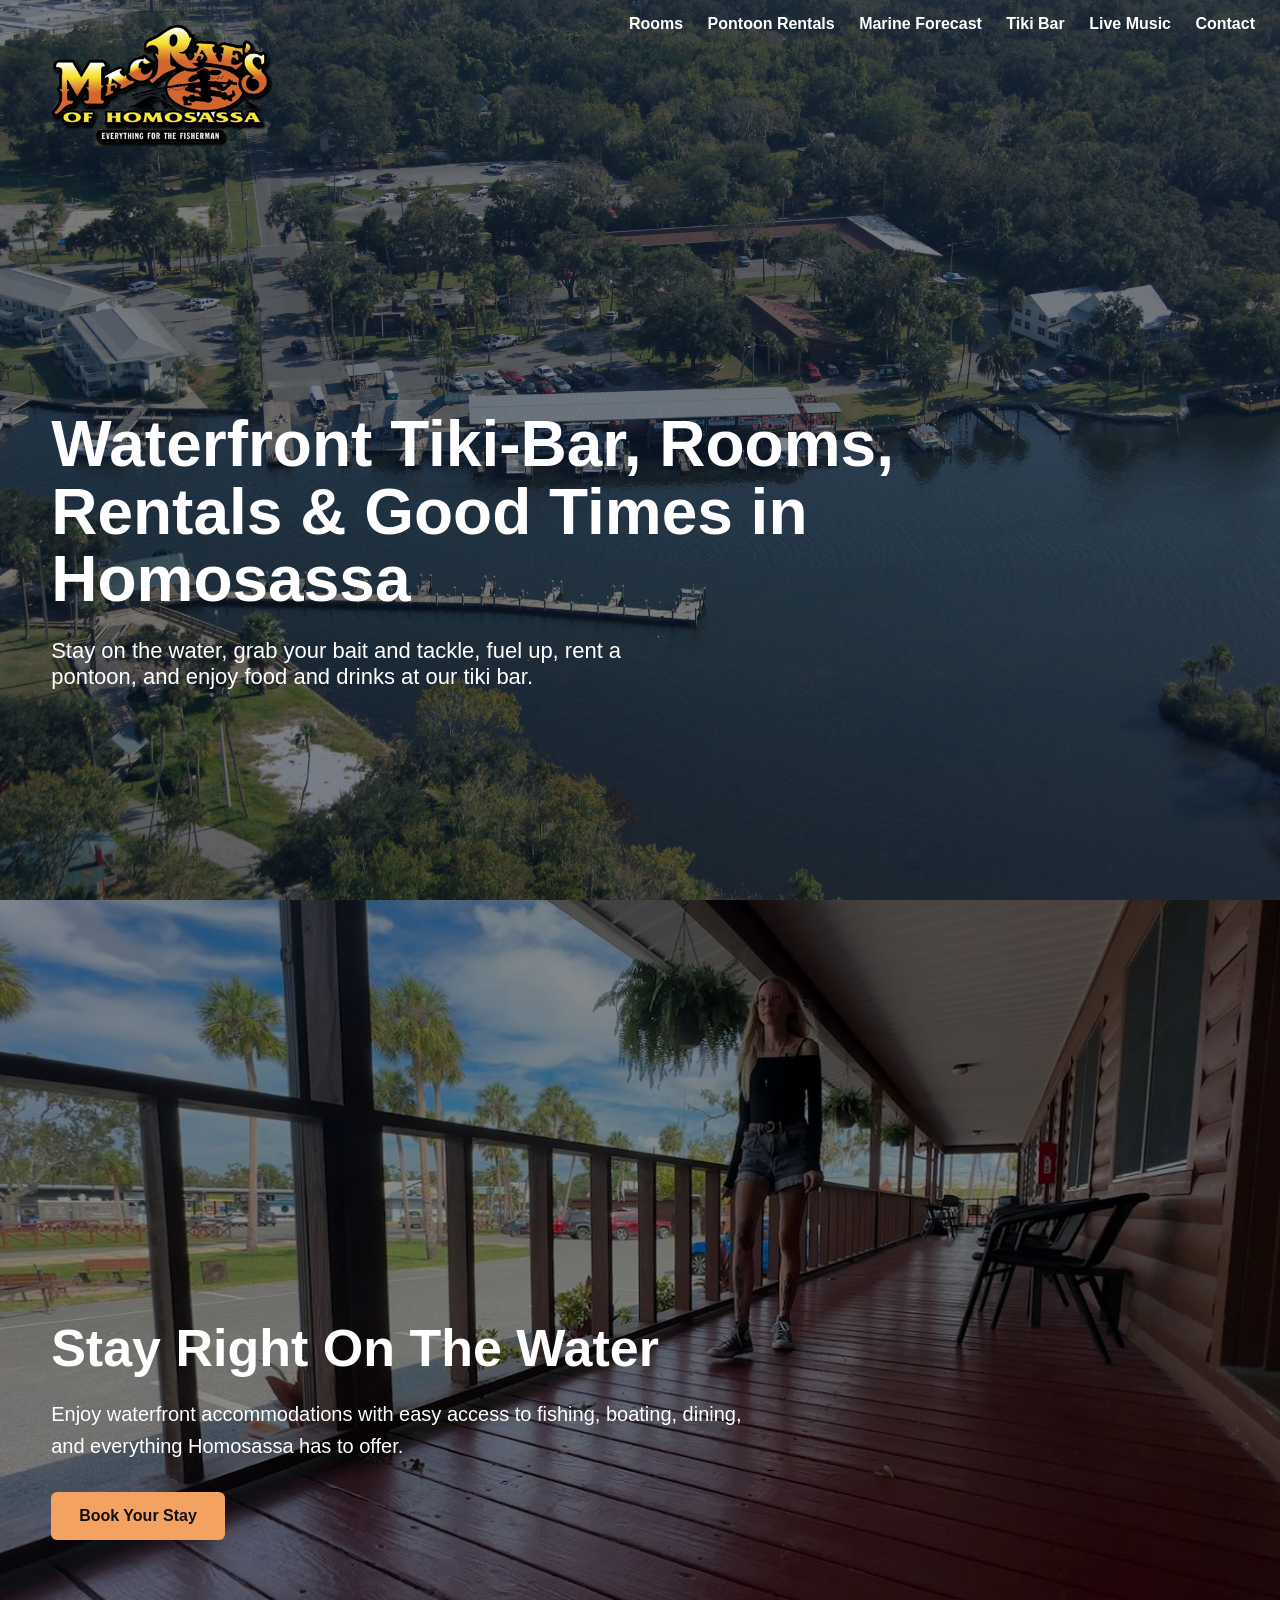
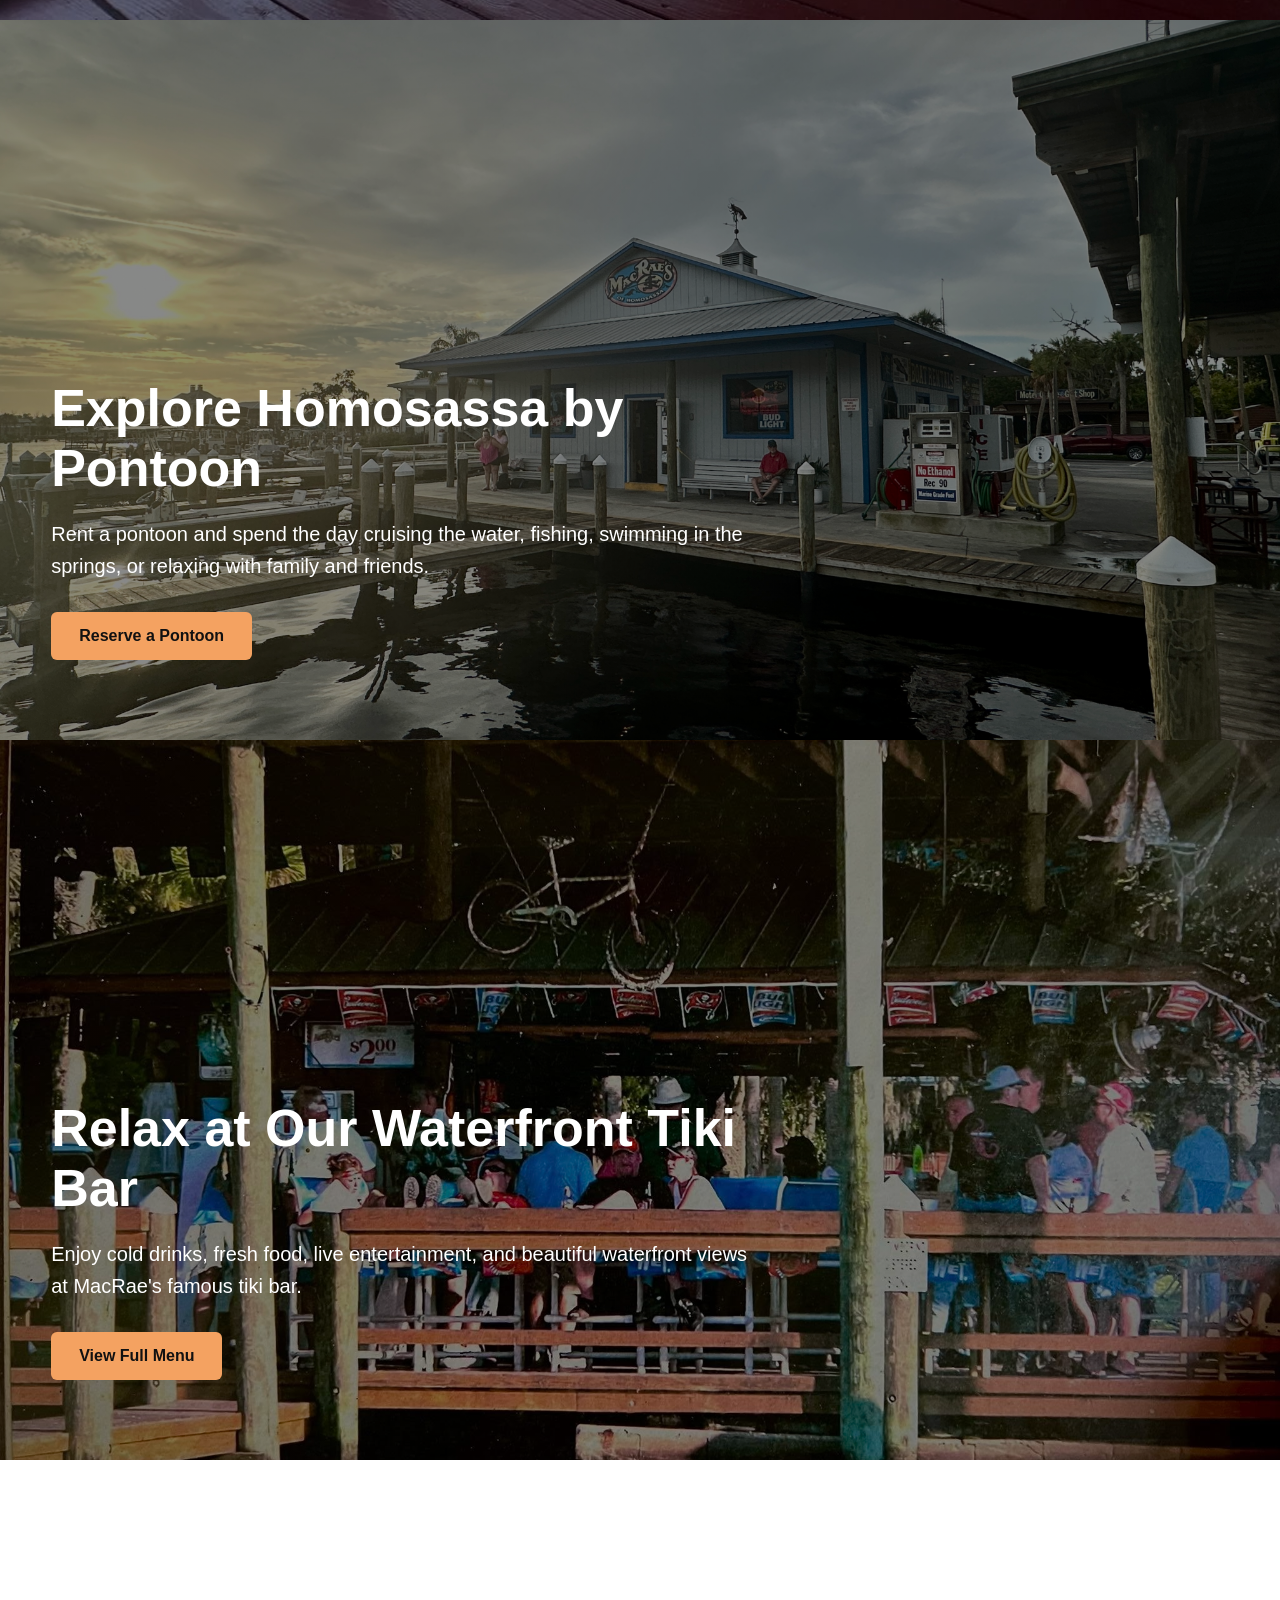
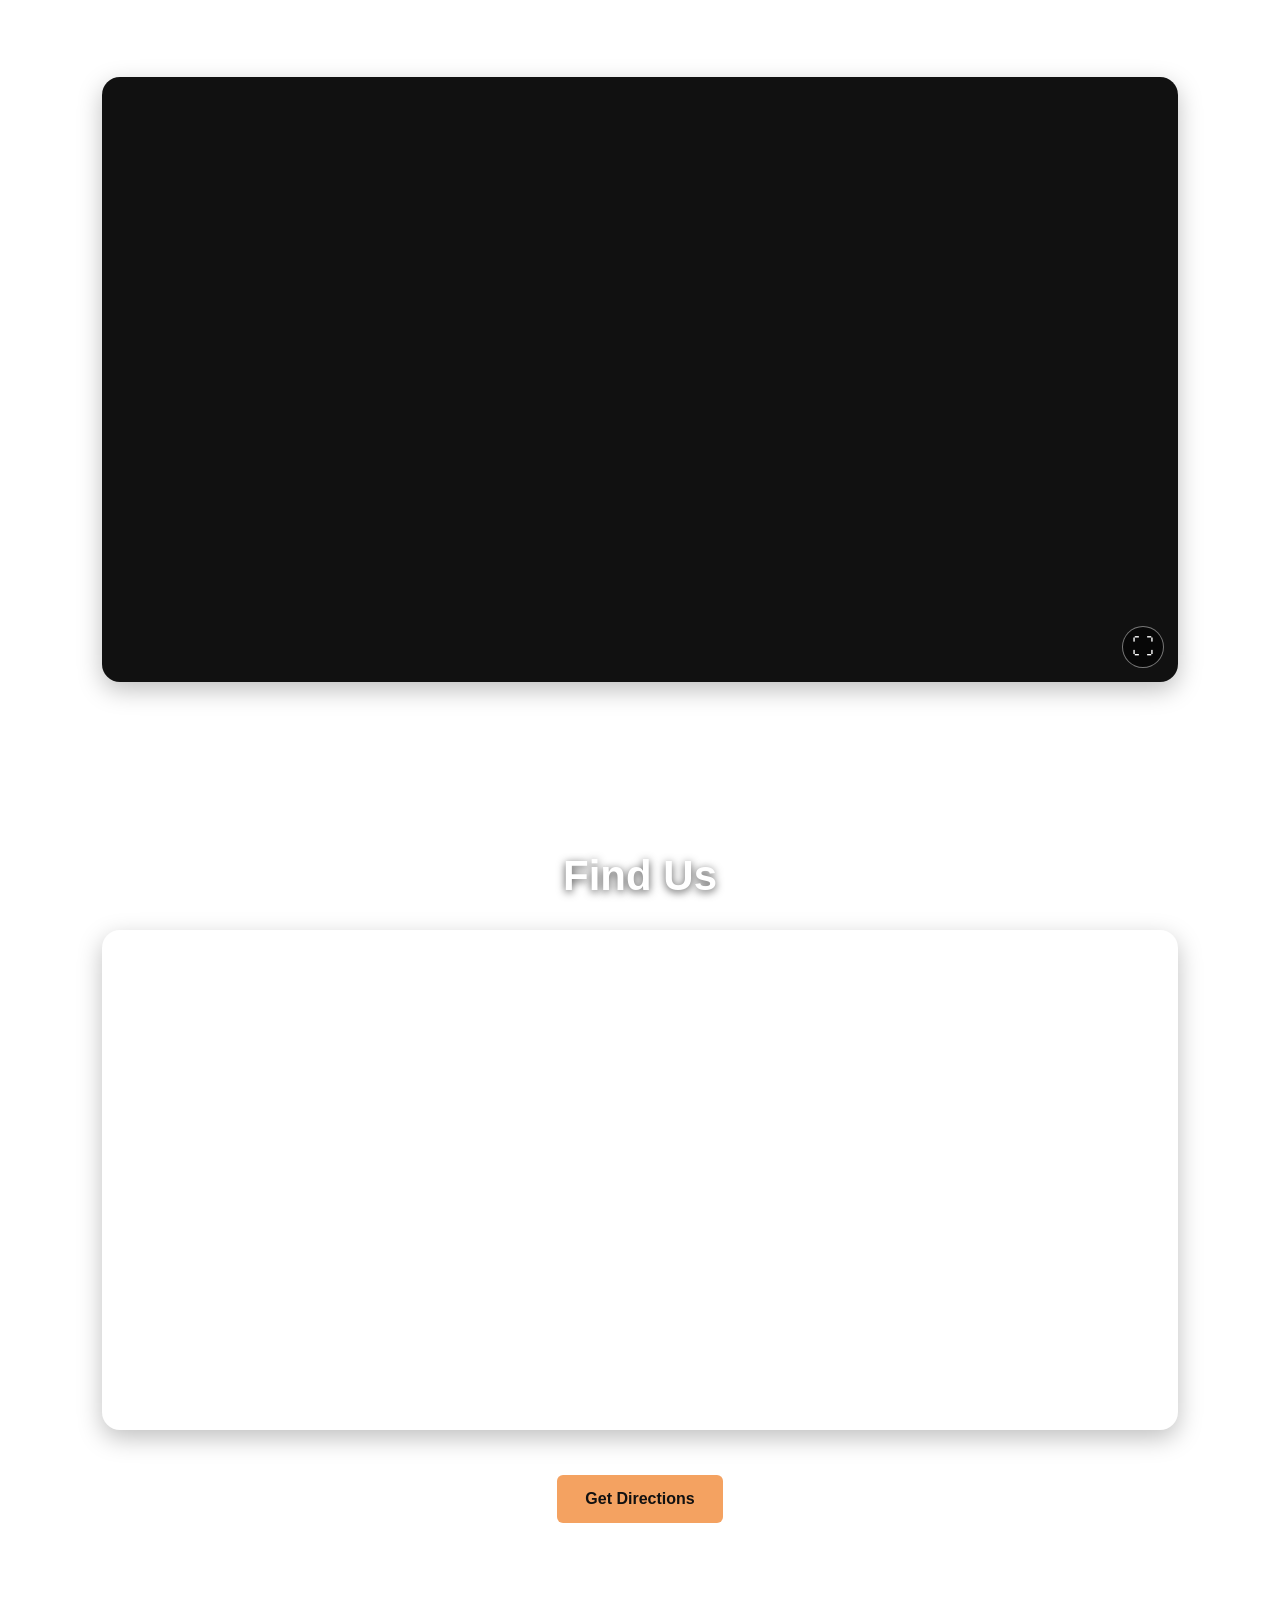
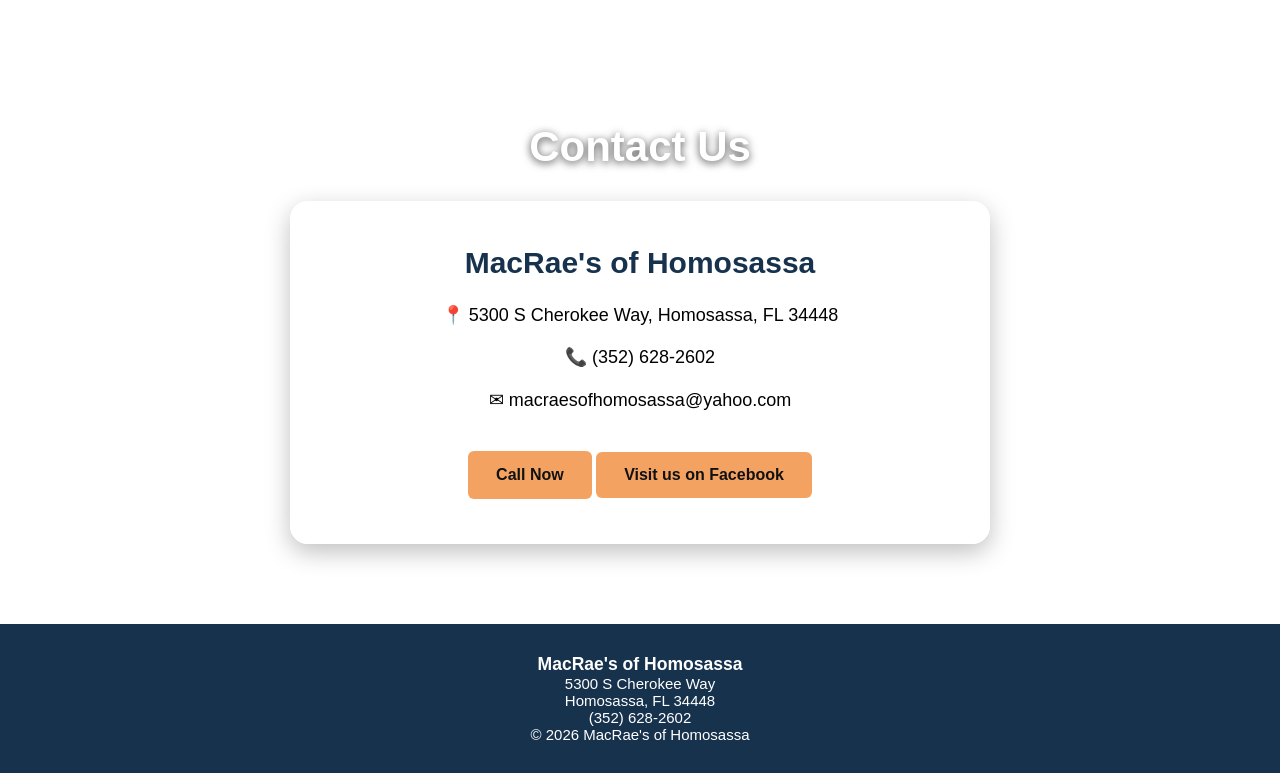
<file: index.html>
<!DOCTYPE html>
<html lang="en">

<head>

    <!-- Character encoding -->
    <meta charset="UTF-8">

    <!-- Mobile responsiveness -->
    <meta name="viewport" content="width=device-width, initial-scale=1.0">

    <!-- Primary SEO -->
    <title>MacRae's of Homosassa | Waterfront Motel, Tiki Bar & Pontoon Rentals</title>

    <meta name="description"
        content="Stay on the Homosassa River at MacRae's of Homosassa. Enjoy waterfront lodging, marina fuel, pontoon rentals, fresh seafood, live music, and our famous waterfront tiki bar in Homosassa, Florida.">

    <meta name="author" content="MacRae's of Homosassa">

    <!-- Search Engine Indexing -->
    <meta name="robots" content="index, follow">

    <!-- Theme Color -->
    <meta name="theme-color" content="#17324D">

    <!-- Open Graph (Facebook & Messenger) -->
    <meta property="og:type" content="website">
    <meta property="og:title"
        content="MacRae's of Homosassa | Waterfront Motel, Tiki Bar & Pontoon Rentals">

    <meta property="og:description"
        content="Stay on the beautiful Homosassa River with waterfront lodging, pontoon rentals, fresh seafood, live music, and our famous tiki bar.">

    <meta property="og:url"
        content="https://macraesofhomosassa.com">

    <meta property="og:image"
        content="https://macraesofhomosassa.com/images/waterfront.jpg">

    <!-- Twitter / X -->
    <meta name="twitter:card" content="summary_large_image">

    <meta name="twitter:title"
        content="MacRae's of Homosassa">

    <meta name="twitter:description"
        content="Waterfront motel, tiki bar, pontoon rentals, seafood, and live music in Homosassa, Florida.">

    <meta name="twitter:image"
        content="https://macraesofhomosassa.com/images/waterfront.jpg">

    <!-- Stylesheet -->
    <!--<link rel="stylesheet" href="styles.css">-->
    <link rel="stylesheet" href="css/global.css">
    <link rel="stylesheet" href="css/navigation.css">
    <link rel="stylesheet" href="css/buttons.css">
    <link rel="stylesheet" href="css/homepage.css">
    <link rel="stylesheet" href="css/map-contact.css">
    <link rel="stylesheet" href="css/responsive.css">

    <!-- Favicon (add once you create one) -->
    <link rel="icon" href="images/favicon.ico">

    <!-- Local Business Schema -->
<script type="application/ld+json">
    {
        "@context": "https://schema.org",
        "@type": "LocalBusiness",
        "additionalType": [
    "https://schema.org/LodgingBusiness",
    "https://schema.org/Restaurant"
],
        "name": "MacRae's of Homosassa",
        "image": "https://macraesofhomosassa.com/images/waterfront.jpg",
        "logo": "https://macraesofhomosassa.com/images/logo.png",
        "url": "https://macraesofhomosassa.com",
        "telephone": "+1-352-628-2602",
        "email": "mailto:macraesofhomosassa@yahoo.com",
        "address": {
            "@type": "PostalAddress",
            "streetAddress": "5300 S Cherokee Way",
            "addressLocality": "Homosassa",
            "addressRegion": "FL",
            "postalCode": "34448",
            "addressCountry": "US"
        },
        "description": "MacRae's of Homosassa offers waterfront lodging, marina fuel, pontoon rentals, live music, fresh seafood, and a waterfront tiki bar on the Homosassa River.",
        "areaServed": "Homosassa, Florida",
        "sameAs": [
            "https://www.facebook.com/share/18axdhbkUP/?mibextid=wwXIfr"
        ],
        "makesOffer": [
            {
                "@type": "Offer",
                "itemOffered": {
                    "@type": "Service",
                    "name": "Waterfront lodging"
                }
            },
            {
                "@type": "Offer",
                "itemOffered": {
                    "@type": "Service",
                    "name": "Marine fuel"
                }
            },
            {
                "@type": "Offer",
                "itemOffered": {
                    "@type": "Service",
                    "name": "Pontoon rentals"
                }
            },
            {
                "@type": "Offer",
                "itemOffered": {
                    "@type": "Service",
                    "name": "Live music and entertainment"
                }
            },
            {
                "@type": "Offer",
                "itemOffered": {
                    "@type": "Service",
                    "name": "Tiki bar and waterfront dining"
                }
            }
        ]
    }
    </script>
</head>

<body>

<!-- ========================= TOP NAVIGATION BAR ========================= -->
<header class="navbar">

    <!-- Logo on the left side -->
    <a href="#" class="logo">
        <img src="images/logo.png" alt="MacRae's of Homosassa Logo">
    </a>

    <!-- Desktop navigation links -->
    <nav class="desktop-nav">
        <a href="#rooms">Rooms</a>
        <a href="#rentals">Pontoon Rentals</a>
        <a href="marine.html">Marine Forecast</a>
        <a href="#tiki">Tiki Bar</a>
        <a href="livemusic.html">Live Music</a>
        <a href="#contact">Contact</a>
    </nav>

    <!-- Mobile hamburger button -->
    <button class="menu-toggle" onclick="toggleMenu()">
        ☰
    </button>

</header>

<!-- ========================= MOBILE SLIDE-OUT MENU ========================= -->
<div id="mobile-menu" class="mobile-menu">

    <button class="close-menu" onclick="toggleMenu()">
        ×
    </button>

    <a href="#rooms" onclick="toggleMenu()">Rooms</a>
    <a href="#rentals" onclick="toggleMenu()">Pontoon Rentals</a>
    <a href="marine.html" onclick="toggleMenu()">
        Marine Forecast
    </a>
    <a href="#tiki" onclick="toggleMenu()">Tiki Bar</a>
    <a href="livemusic.html" onclick="toggleMenu()">Live Music</a>
    <a href="#contact" onclick="toggleMenu()">Contact</a>

</div>

<!-- ========================= HERO SECTION First thing visitors see ========================= -->
    <section class="hero">
       
        <!-- Container used to position and style hero text -->
        <div class="hero-content">

            <!-- Main headline -->
            <h2>Waterfront Tiki-Bar, Rooms, Rentals & Good Times in Homosassa</h2>

            <!-- Supporting description -->
            <p>
                Stay on the water, grab your bait and tackle, fuel up, rent a pontoon,
                and enjoy food and drinks at our tiki bar.
            </p>

        </div>
    </section>

<!-- ========================= ROOMS SECTION Highlights lodging accommodations Uses a full-width background image similar to the hero section ========================= -->
     <section id="rooms" class="rooms-section">

        <!-- Container for all text displayed
             on top of the room background image -->
        <div class="rooms-content">
        
            <!-- Main headline -->
            <h2>Stay Right On The Water</h2>
        
            <!-- Description of the accommodations -->
            <p>
                Enjoy waterfront accommodations with easy access
                to fishing, boating, dining, and everything
                Homosassa has to offer.
            </p>
        
            <!-- Call-to-action button
                 Currently scrolls to contact section -->
                 <a href="#" class="button" onclick="showBookingMessage()">
                    Book Your Stay
                </a>
        
        </div>
        </section>

<!-- ========================= PONTOON RENTALS SECTION Highlights pontoon boat rentals========================= -->

<section id="rentals" class="rentals-section">

    <div class="rentals-content">

        <h2>Explore Homosassa by Pontoon</h2>

        <p>
            Rent a pontoon and spend the day cruising the water,
            fishing, swimming in the springs, or relaxing with family and friends.
        </p>

        <a href="#" class="button" onclick="showBookingMessage()">
            Reserve a Pontoon
        </a>

    </div>

</section>

<!-- ========================= Tiki Bar Section - need to add link to menu ========================= -->

<section id="tiki" class="tiki-section">
    
    <div class="tiki-content">

        <h2>Relax at Our Waterfront Tiki Bar</h2>

        <p>
            Enjoy cold drinks, fresh food, live entertainment,
            and beautiful waterfront views at MacRae's famous
            tiki bar.
        </p>

        <a href="menu.html" class="button">
            View Full Menu
        </a>

    </div>

</section>


<div class="chart-background-section">

    <!-- =========================
    INFO BACKGROUND SECTION,
    live cam, map, and contact
    ========================= -->

    <section class="info-background">

        <!-- =========================
        LIVE RIVER CAM
        ========================= -->

        <section class="river-cam-section">

            <div class="river-cam-content">

                <h2>Homosassa Live River Cam</h2>

                <p>
                    Take a live look at the Homosassa River from MacRae's.
                </p>

                <div class="river-cam-frame" id="river-cam-frame">

                    <button
                        class="river-cam-fullscreen"
                        type="button"
                        onclick="openRiverCamFullscreen()"
                        aria-label="View river cam fullscreen">
                        ⛶
                    </button>
                
                    <div id="macraes-river-cam-holder"></div>
                
                </div>

            </div>

        </section>

        <script src="https://manage.hdrelay.com/js/hdrelay.js"></script>

        <script>
            HDRelay.create({
                target: "macraes-river-cam-holder",
                id: "32bb4545-b73d-4a97-abf3-15650c991337"
            });
        </script>

        <!-- =========================
        GOOGLE MAP SECTION
        ========================= -->

        <section class="map-section">

            <h2>Find Us</h2>

            <div class="map-container">

                <iframe
                    src="https://www.google.com/maps/embed?pb=!1m18!1m12!1m3!1d4694.288237377221!2d-82.62160512359083!3d28.78486117714536!2m3!1f0!2f0!3f0!3m2!1i1024!2i768!4f13.1!3m3!1m2!1s0x88e83eef73775f59%3A0xff966b6ff0bd226e!2s5300%20S%20Cherokee%20Way%2C%20Homosassa%2C%20FL%2034448!5e1!3m2!1sen!2sus!4v1782535044758!5m2!1sen!2sus"
                    width="100%"
                    height="450"
                    style="border:0;"
                    allowfullscreen=""
                    loading="lazy"
                    referrerpolicy="strict-origin-when-cross-origin">
                </iframe>

            </div>

            <div class="directions-button">

                <a
                    href="https://www.google.com/maps/dir/?api=1&destination=5300+S+Cherokee+Way,+Homosassa,+FL+34448"
                    target="_blank"
                    rel="noopener noreferrer"
                    class="button">

                    Get Directions

                </a>

            </div>

        </section>

        <!-- =========================
        CONTACT SECTION
        ========================= -->

        <section id="contact" class="contact-section">

            <h2>Contact Us</h2>

            <div class="contact-card">

                <h3>MacRae's of Homosassa</h3>

                <p>📍 5300 S Cherokee Way, Homosassa, FL 34448</p>

                <p>📞 (352) 628-2602</p>

                <p>✉ macraesofhomosassa@yahoo.com</p>

                <a href="#" class="button" onclick="callNow(); return false;">
                    Call Now
                </a>

                <a
                    href="https://www.facebook.com/share/18axdhbkUP/?mibextid=wwXIfr"
                    target="_blank"
                    rel="noopener noreferrer"
                    class="contact-button">
                    Visit us on Facebook
                </a>

            </div>

        </section>

    </section>

</div>


<footer class="footer">

    <h3>MacRae's of Homosassa</h3>

    <p>
        5300 S Cherokee Way<br>
        Homosassa, FL 34448
    </p>

    <p>
        (352) 628-2602
    </p>

    <p>
        © 2026 MacRae's of Homosassa
    </p>

</footer>


<!-- =========================
BOOKING COMING SOON POPUP
========================= -->

<div id="booking-popup"
     class="booking-popup"
     onclick="hideBookingMessage()">

    <div class="booking-card"
         onclick="event.stopPropagation()">

        <button class="booking-close"
                onclick="hideBookingMessage()">
            ×
        </button>

        <h2>Online reservations are coming soon!</h2>

        <p>
            In the meantime, please call us to reserve your room
            or pontoon rental. We look forward to seeing you at
            MacRae's of Homosassa!
        </p>

        <a href="#" class="button" onclick="callNow(); return false;">
            Call Now
        </a>

    </div>

</div>

<!-- =========================
PAGE JAVASCRIPT
========================= -->

<script>
    /* =========================
       WEBSITE FUNCTIONS
    ========================= */

    function showBookingMessage() {
        document.getElementById("booking-popup").classList.add("active");
    }

    function hideBookingMessage() {
        document.getElementById("booking-popup").classList.remove("active");
    }

    function toggleMenu() {
        document.getElementById("mobile-menu").classList.toggle("active");
    }

    function callNow() {
        const isTouchDevice =
            ("ontouchstart" in window) ||
            (navigator.maxTouchPoints > 0);

        if (isTouchDevice) {
            window.location.href = "tel:+13526282602";
        } else {
            hideBookingMessage();

            const contact = document.getElementById("contact");

            contact.scrollIntoView({
                behavior: "smooth",
                block: "center"
            });

            setTimeout(() => {
                document.querySelector(".contact-card").classList.add("contact-highlight");

                setTimeout(() => {
                    document.querySelector(".contact-card").classList.remove("contact-highlight");
                }, 1200);

            }, 700);
        }
    }

    function openRiverCamFullscreen() {
    const riverCamFrame = document.getElementById("river-cam-frame");

    if (!riverCamFrame) return;

    const isFakeFullscreen = riverCamFrame.classList.contains("river-cam-fake-fullscreen");

    if (document.fullscreenElement || document.webkitFullscreenElement || isFakeFullscreen) {
        if (document.exitFullscreen) {
            document.exitFullscreen();
        } else if (document.webkitExitFullscreen) {
            document.webkitExitFullscreen();
        }

        riverCamFrame.classList.remove("river-cam-fake-fullscreen");
        document.body.classList.remove("no-scroll");

        return;
    }

    if (riverCamFrame.requestFullscreen) {
        riverCamFrame.requestFullscreen().catch(() => {
            enableRiverCamFakeFullscreen(riverCamFrame);
        });
    } else if (riverCamFrame.webkitRequestFullscreen) {
        riverCamFrame.webkitRequestFullscreen();
    } else {
        enableRiverCamFakeFullscreen(riverCamFrame);
    }
}

function enableRiverCamFakeFullscreen(riverCamFrame) {
    riverCamFrame.classList.add("river-cam-fake-fullscreen");
    document.body.classList.add("no-scroll");
}

</script>

</body>
</html>
</file>
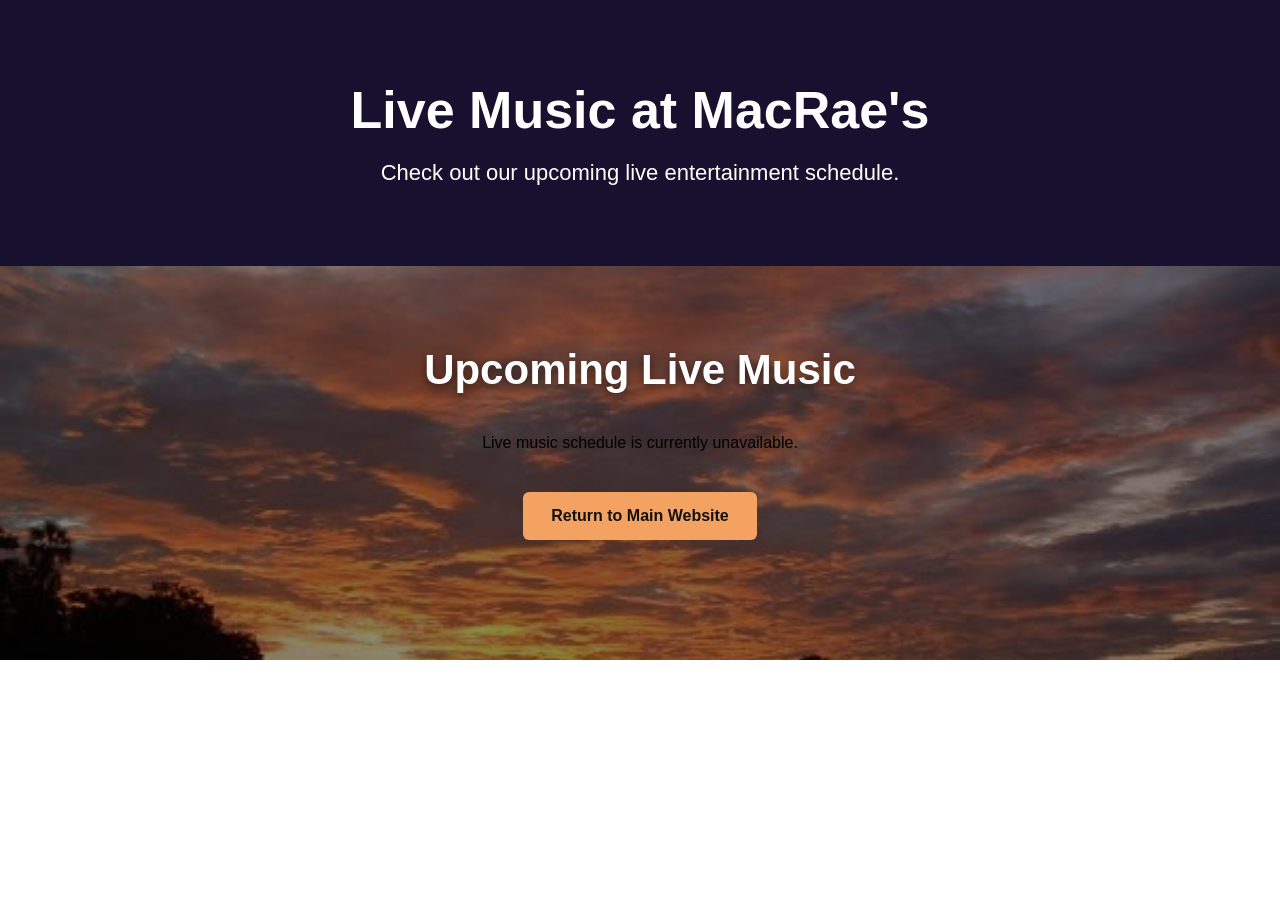
<file: livemusic.html>
<!DOCTYPE html>
<html lang="en">
    <head>

        <!-- Character encoding -->
        <meta charset="UTF-8">
    
        <!-- Mobile responsiveness -->
        <meta name="viewport" content="width=device-width, initial-scale=1.0">
    
        <!-- Primary SEO -->
        <title>Live Music | Waterfront Tiki Bar | MacRae's of Homosassa</title>
    
        <meta name="description"
            content="See upcoming live music performances at MacRae's of Homosassa. Enjoy waterfront dining, cold drinks, fresh seafood, and live entertainment at our famous tiki bar in Homosassa, Florida.">
    
        <meta name="author" content="MacRae's of Homosassa">
    
        <meta name="robots" content="index, follow">
    
        <meta name="theme-color" content="#17324D">
    
        <!-- Open Graph (Facebook, Messenger, LinkedIn, Discord, etc.) -->
        <meta property="og:type" content="website">
    
        <meta property="og:title"
            content="Live Music | MacRae's of Homosassa">
    
        <meta property="og:description"
            content="View upcoming live music performances at MacRae's waterfront tiki bar in Homosassa, Florida.">
    
        <meta property="og:url"
            content="https://macraesofhomosassa.com/livemusic.html">
    
        <meta property="og:image"
            content="https://macraesofhomosassa.com/images/sunset.jpg">
    
        <!-- Twitter / X -->
        <meta name="twitter:card" content="summary_large_image">
    
        <meta name="twitter:title"
            content="Live Music | MacRae's of Homosassa">
    
        <meta name="twitter:description"
            content="Live music, waterfront dining, cold drinks, and entertainment at MacRae's of Homosassa.">
    
        <meta name="twitter:image"
            content="https://macraesofhomosassa.com/images/sunset.jpg">
    
        <!-- =========================
        PAGE STYLESHEETS
        Shared styles first,
        page-specific styles second.
        ========================= -->

        <link rel="stylesheet" href="css/global.css">
        <link rel="stylesheet" href="css/buttons.css">
        <link rel="stylesheet" href="css/livemusic.css">
        <link rel="stylesheet" href="css/responsive.css">
    
        <!-- Favicon -->
        <link rel="icon" href="images/favicon.ico">
    
    </head>
<body>

<!-- =========================
LIVE MUSIC HEADER
========================= -->

<section class="music-header">

    <h1>Live Music at MacRae's</h1>

    <p>
        Check out our upcoming live entertainment schedule.
    </p>

</section>
<!-- =========================
UPCOMING LIVE MUSIC CARDS
========================= -->

<section class="upcoming-music">

    <h2>Upcoming Live Music</h2>

    <div id="music-events" class="music-events">
        Loading upcoming shows...
    </div>

    <!-- =========================
    BACK BUTTON
    ========================= -->
    <section class="music-back">

        <a href="index.html" class="button">
            Return to Main Website
        </a>
    
    </section>
    
</section>


<!-- =========================
BACK BUTTON
========================= -->

<!-- Load JavaScript that fetches music events -->
<script src="js/music.js"></script>

</body>
</html>
</file>
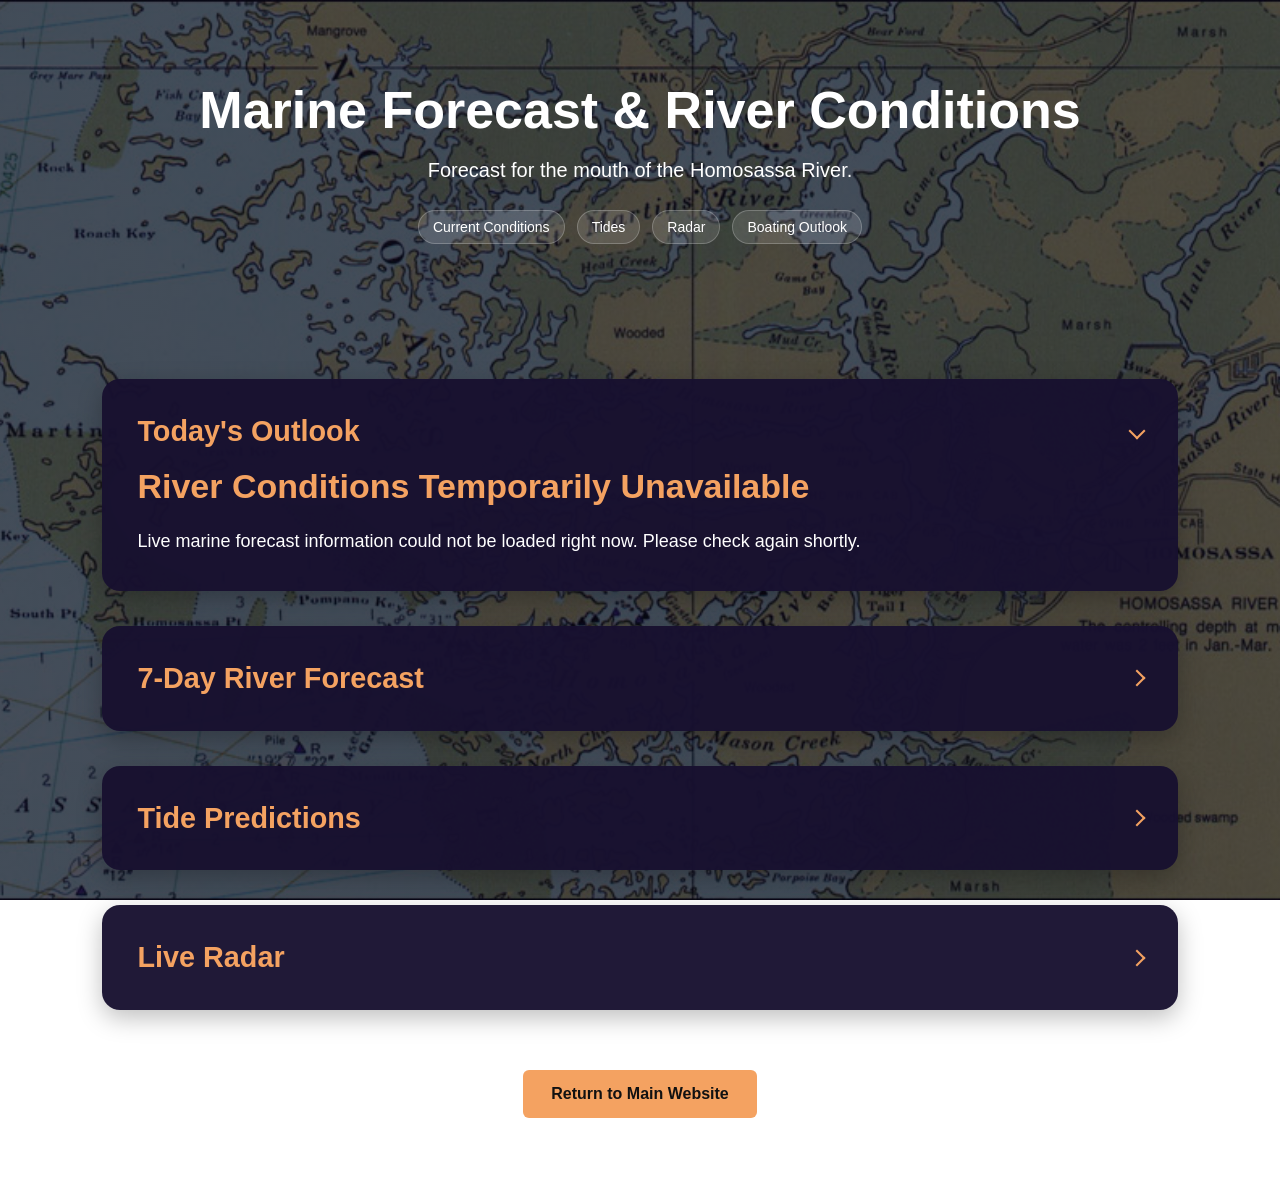
<file: marine.html>
﻿<!DOCTYPE html>
<html lang="en">

<head>
    <meta charset="UTF-8">
    <meta name="viewport" content="width=device-width, initial-scale=1.0">

    <title>Marine Forecast | MacRae's of Homosassa</title>

    <meta name="description"
        content="View marine forecast information, tide predictions, live radar, boating outlook, and river conditions for the mouth of the Homosassa River near MacRae's of Homosassa.">

    <!-- =========================
    PAGE STYLESHEETS
    Shared styles first,
    page-specific styles second.
    ========================= -->

    <link rel="stylesheet" href="css/global.css">
    <link rel="stylesheet" href="css/buttons.css">
    <link rel="stylesheet" href="css/marine.css">
    <link rel="stylesheet" href="css/responsive.css">
    <link rel="icon" href="images/favicon.ico">
</head>

<body>

    <!-- =========================
    MARINE PAGE HEADER
    ========================= -->

    <section class="marine-page-header">

        <h1>Marine Forecast & River Conditions</h1>

        <p>
            Forecast for the mouth of the Homosassa River.
        </p>

        <div class="marine-page-tags">
            <span>Current Conditions</span>
            <span>Tides</span>
            <span>Radar</span>
            <span>Boating Outlook</span>
        </div>

    </section>

    <!-- =========================
    MARINE DASHBOARD SECTION
    ========================= -->

    <main id="marine-dashboard" class="marine-background">

        <section class="marine-content">

           <!-- =========================
            TODAY'S RIVER CONDITIONS
            ========================= -->

            <section class="marine-card marine-collapse-panel" data-collapse-key="marine-outlook">

                <button
                    class="marine-panel-toggle"
                    type="button"
                    aria-expanded="true"
                    aria-controls="marine-outlook-content">

                    <span>Today's Outlook</span>
                    <span class="marine-panel-chevron" aria-hidden="true"></span>

                </button>

                <div id="marine-outlook-content" class="marine-panel-content">

                    <div class="marine-panel-inner">

                        <div class="marine-summary-card" id="marine-summary-card">
                            <p>Loading today's river conditions...</p>
                        </div>

                    </div>

                </div>

            </section>

            <!-- =========================
            SEVEN DAY RIVER FORECAST
            ========================= -->

            <section class="marine-card marine-collapse-panel" data-collapse-key="marine-forecast">

                <button
                    class="marine-panel-toggle"
                    type="button"
                    aria-expanded="true"
                    aria-controls="marine-forecast-content">

                    <span>7-Day River Forecast</span>
                    <span class="marine-panel-chevron" aria-hidden="true"></span>

                </button>

                <div id="marine-forecast-content" class="marine-panel-content">

                    <div class="marine-panel-inner">

                        <div id="marine-forecast-grid" class="marine-forecast-grid">
                            <p>Loading 7-day river forecast...</p>
                        </div>

                    </div>

                </div>

            </section>

            <!-- =========================
            TIDE PREDICTIONS
            ========================= -->

            <section class="marine-card tide-card marine-collapse-panel" data-collapse-key="marine-tides">

                <button
                    class="marine-panel-toggle"
                    type="button"
                    aria-expanded="true"
                    aria-controls="marine-tides-content">

                    <span>Tide Predictions</span>
                    <span class="marine-panel-chevron" aria-hidden="true"></span>

                </button>

                <div id="marine-tides-content" class="marine-panel-content">

                    <div class="marine-panel-inner">

                        <p class="marine-card-intro">
                            Tide chart for Tuckers Island, Homosassa River.
                        </p>

                        <div id="current-tide-status" class="current-tide-status">
                            Loading current tide status...
                        </div>

                        <div id="sun-times" class="sun-times">
                            Loading sunrise and sunset...
                        </div>

                        <div id="tide-chart" class="tide-chart">
                            Loading tide chart...
                        </div>

                        <p class="tide-data-source">
                            Data provided by
                            <a
                                href="https://tidesandcurrents.noaa.gov/stationhome.html?id=8727277"
                                target="_blank"
                                rel="noopener noreferrer">
                                NOAA CO-OPS
                            </a>
                            &bull; Station 8727277 (Tuckers Island, Homosassa River)
                        </p>

                    </div>

                </div>

            </section>

            <!-- =========================
            LIVE RADAR
            ========================= -->

            <section class="marine-card radar-card marine-collapse-panel" data-collapse-key="marine-radar">

                <button
                    class="marine-panel-toggle"
                    type="button"
                    aria-expanded="true"
                    aria-controls="marine-radar-content">

                    <span>Live Radar</span>
                    <span class="marine-panel-chevron" aria-hidden="true"></span>

                </button>

                <div id="marine-radar-content" class="marine-panel-content">

                    <div class="marine-panel-inner">

                        <p>
                            Check nearby rain and storm activity before heading out on the river.
                        </p>

                        <iframe
                            src="https://embed.windy.com/embed2.html?lat=28.784&lon=-82.621&detailLat=28.784&detailLon=-82.621&width=650&height=450&zoom=9&level=surface&overlay=radar&product=radar&menu=&message=true&marker=true&calendar=now&pressure=&type=map&location=coordinates&detail=false&metricWind=mph&metricTemp=%C2%B0F&radarRange=-1"
                            width="100%"
                            height="450"
                            frameborder="0"
                            style="border:0;"
                            allowfullscreen>
                        </iframe>

                    </div>

                </div>

            </section>


        <!-- =========================
        RETURN SECTION
        ========================= -->

        <section class="marine-back">

            <a href="index.html" class="button">
                Return to Main Website
            </a>

        </section>

    </main>
    <!-- =========================
    MARINE PAGE JAVASCRIPT
    ========================= -->

    <script src="js/marine.js" charset="UTF-8"></script>

</body>

</html>
</file>
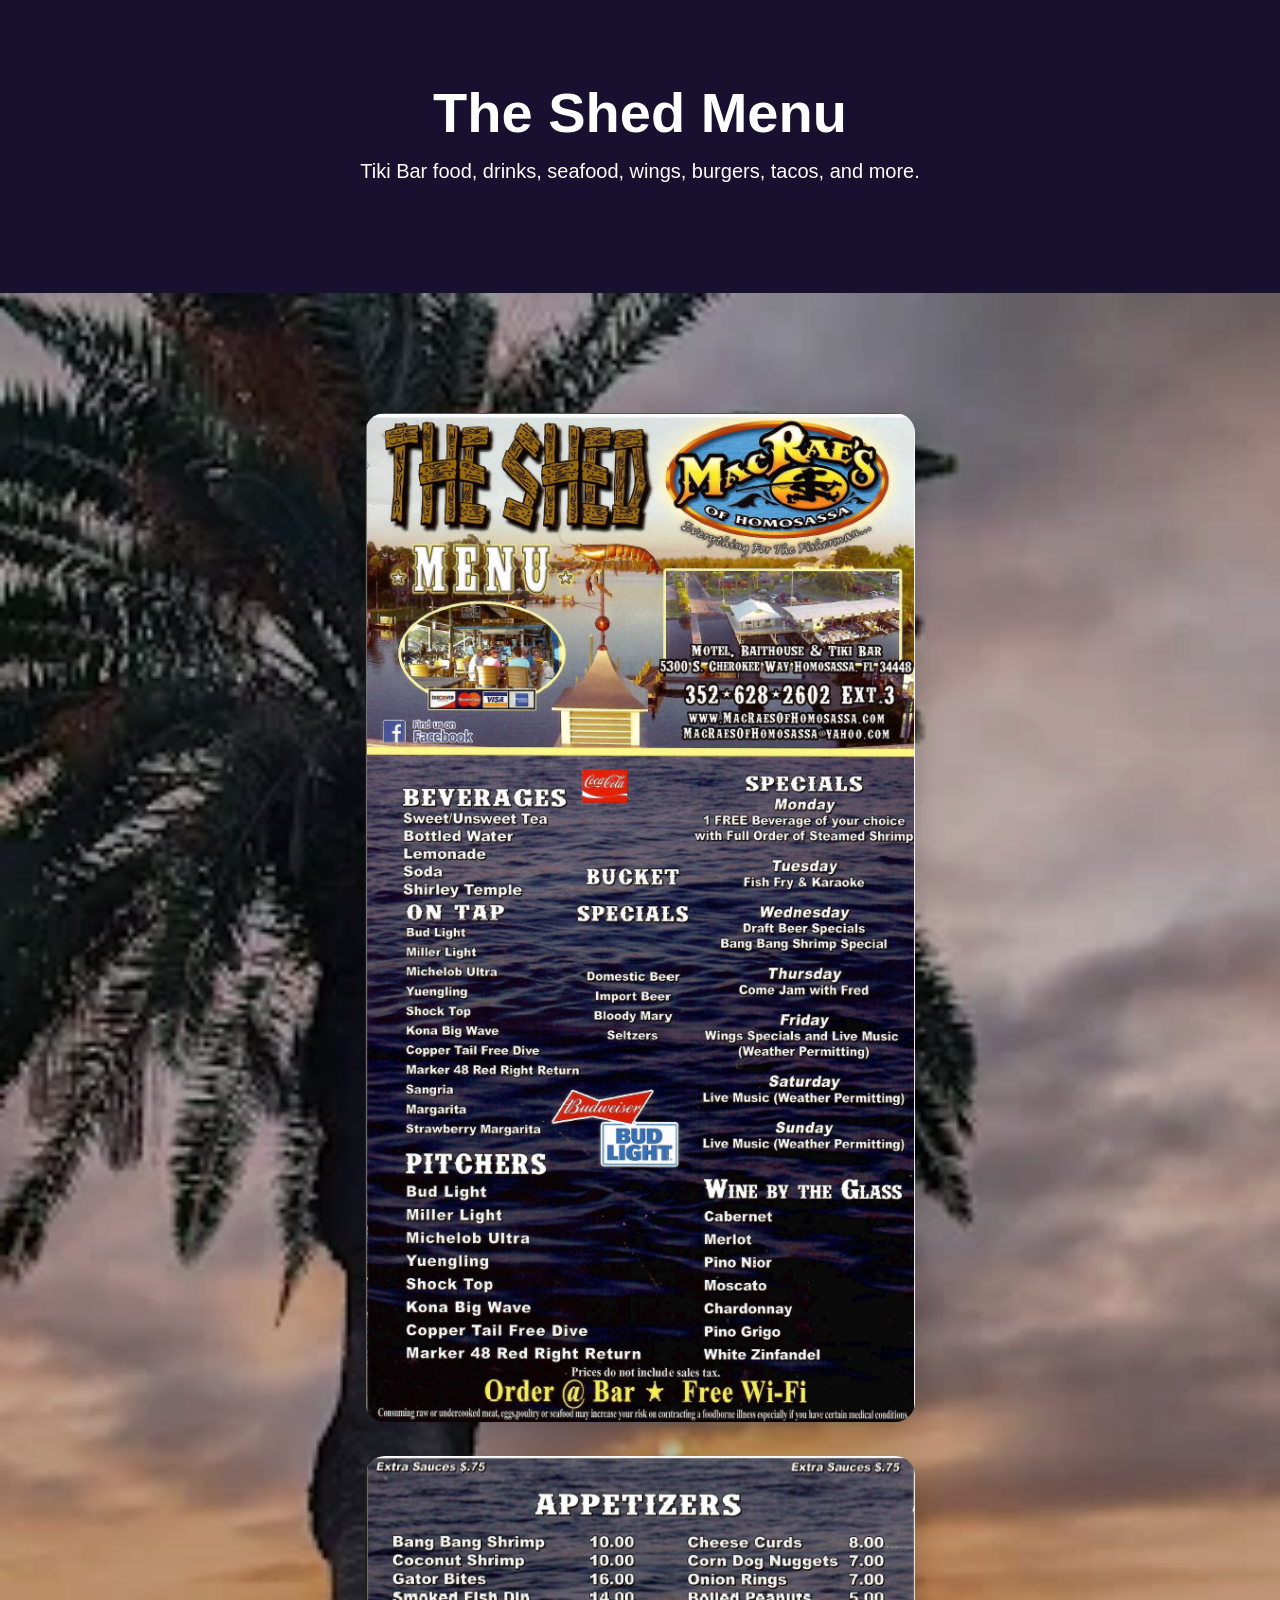
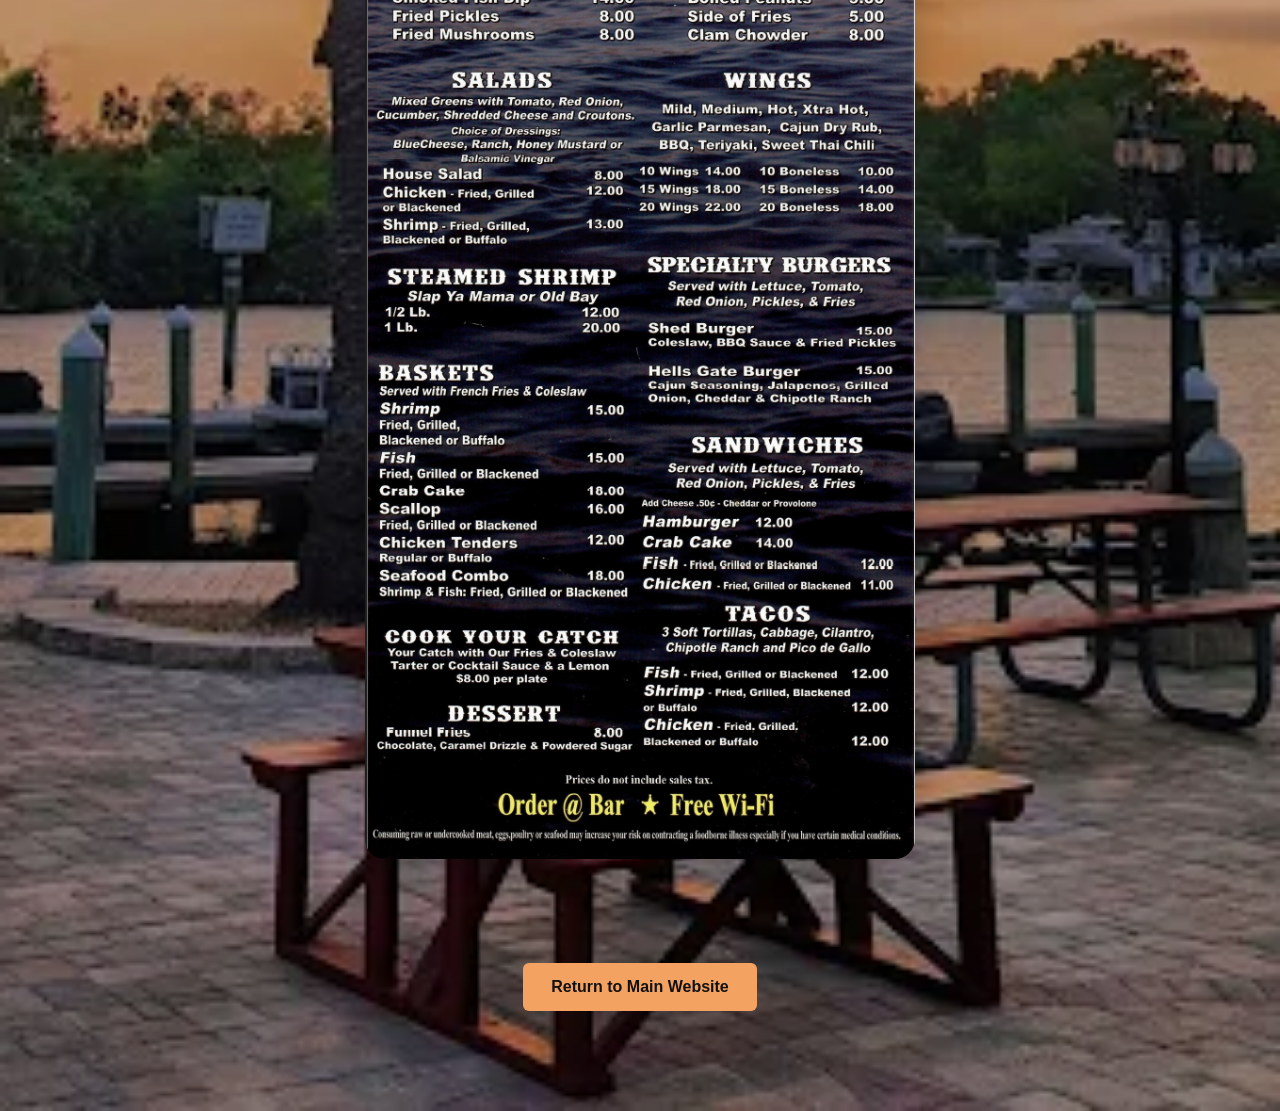
<file: menu.html>
<!DOCTYPE html>
<html lang="en">
    <head>
        <!-- Supports modern text and symbols -->
        <meta charset="UTF-8">
    
        <!-- Makes page scale correctly on phones -->
        <meta name="viewport" content="width=device-width, initial-scale=1.0">
    
        <!-- Primary SEO -->
        <title>The Shed Menu | Seafood, Wings & Waterfront Dining | MacRae's of Homosassa</title>
    
        <meta name="description"
            content="Browse The Shed menu at MacRae's of Homosassa featuring fresh seafood, shrimp, wings, burgers, tacos, baskets, cold drinks, and waterfront dining in Homosassa, Florida.">
    
        <meta name="author" content="MacRae's of Homosassa">
    
        <meta name="robots" content="index, follow">
    
        <meta name="theme-color" content="#17324D">
    
        <!-- Open Graph / Social Sharing -->
        <meta property="og:type" content="website">
    
        <meta property="og:title"
            content="The Shed Menu | MacRae's of Homosassa">
    
        <meta property="og:description"
            content="View our waterfront tiki bar menu featuring seafood, wings, burgers, tacos, shrimp baskets, cold drinks, and more.">
    
        <meta property="og:url"
            content="https://macraesofhomosassa.com/menu.html">
    
        <meta property="og:image"
            content="https://macraesofhomosassa.com/images/menu-front.jpg">
    
        <!-- Twitter / X -->
        <meta name="twitter:card" content="summary_large_image">
    
        <meta name="twitter:title"
            content="The Shed Menu | MacRae's of Homosassa">
    
        <meta name="twitter:description"
            content="Fresh seafood, burgers, wings, tacos, and waterfront dining in Homosassa, Florida.">
    
        <meta name="twitter:image"
            content="https://macraesofhomosassa.com/images/menu-front.jpg">
    
    <!-- =========================
    PAGE STYLESHEETS
    ========================= -->

    <link rel="stylesheet" href="css/global.css">
    <link rel="stylesheet" href="css/buttons.css">
    <link rel="stylesheet" href="css/menu.css">
    <link rel="stylesheet" href="css/responsive.css">
    
        <!-- Favicon -->
        <link rel="icon" href="images/favicon.ico">
    </head>

<body>

<!-- =========================
MENU HEADER
Top section for the menu page
========================= -->

<section class="menu-header">

    <h1>The Shed Menu</h1>

    <p>
        Tiki Bar food, drinks, seafood, wings, burgers, tacos, and more.
    </p>

</section>

<!-- =========================
MENU BACKGROUND
Holds both desktop and mobile menu layouts
so the background image continues through the page
========================= -->

<section class="menu-background">

    <!-- =========================
    DESKTOP MENU IMAGES
    Shown on desktop/laptop screens only
    Each image opens the printable PDF
    ========================= -->

    <section class="desktop-menu-image">

        <a href="documents/menu.pdf" target="_blank">
            <img src="images/menu-front.jpg" alt="The Shed Menu Front">
        </a>

        <a href="documents/menu.pdf" target="_blank">
            <img src="images/menu-back.jpg" alt="The Shed Menu Back">
        </a>

    </section>

    <!-- =========================
    MOBILE HTML MENU
    Shown on phones/tablets only
    Easier to read than image/PDF menu on small screens
    ========================= -->

    <section class="mobile-menu-html">

<!-- =========================
DOWNLOAD MENU PDF BUTTON
Mobile only
========================= -->

<div class="menu-download">

    <a href="documents/menu.pdf"
       target="_blank"
       class="button">

        Download Full Menu (PDF)

    </a>

</div>

        <div class="menu-category">
            <h2>Appetizers</h2>
            <p><span>Bang Bang Shrimp</span><span>$10</span></p>
            <p><span>Coconut Shrimp</span><span>$10</span></p>
            <p><span>Gator Bites</span><span>$16</span></p>
            <p><span>Smoked Fish Dip</span><span>$14</span></p>
            <p><span>Fried Pickles</span><span>$8</span></p>
            <p><span>Fried Mushrooms</span><span>$8</span></p>
            <p><span>Cheese Curds</span><span>$8</span></p>
            <p><span>Corn Dog Nuggets</span><span>$7</span></p>
            <p><span>Onion Rings</span><span>$7</span></p>
            <p><span>Boiled Peanuts</span><span>$5</span></p>
            <p><span>Side of Fries</span><span>$5</span></p>
            <p><span>Clam Chowder</span><span>$8</span></p>
        </div>

        <div class="menu-category">
            <h2>Wings</h2>
            <p>Choose from: Mild, Medium, Hot, Xtra Hot, Garlic Parmesan, Cajun Dry Rub, BBQ, Teriyaki, Sweet Thai Chili—or ask about our signature Jimmy Sauce.</p>
            <p><span>10 Wings</span><span>$14</span></p>
            <p><span>15 Wings</span><span>$18</span></p>
            <p><span>20 Wings</span><span>$22</span></p>
            <p><span>10 Boneless</span><span>$10</span></p>
            <p><span>15 Boneless</span><span>$14</span></p>
            <p><span>20 Boneless</span><span>$18</span></p>
        </div>

        <div class="menu-category">
            <h2>Salads</h2>
            <p><span>House Salad</span><span>$8</span></p>
            <p><span>Chicken Salad</span><span>$12</span></p>
            <p><span>Shrimp Salad</span><span>$13</span></p>
        </div>

        <div class="menu-category">
            <h2>Steamed Shrimp</h2>
            <p>Freshly steamed and served plain, or tossed in your choice of Slap Ya Mama® Cajun seasoning or Old Bay® seasoning.</p>
            <p><span>1/2 lb.</span><span>$12</span></p>
            <p><span>1 lb.</span><span>$20</span></p>
        </div>

        <div class="menu-category">
            <h2>Baskets</h2>
            <p>Served with a side of fries and coleslaw.</p>
            <p><span>Shrimp</span><span>$15</span></p>
            <p><span>Fish</span><span>$15</span></p>
            <p><span>Crab Cakes</span><span>$18</span></p>
            <p><span>Scallops</span><span>$16</span></p>
            <p><span>Chicken Tenders</span><span>$12</span></p>
            <p><span>Seafood Combo</span><span>$18</span></p>
        </div>

        <div class="menu-category">
            <h2>Sandwiches</h2>
            <p>Served with a side of fries.</p>
            <p><span>Hamburger</span><span>$12</span></p>
            <p><span>Shed Burger</span><span>$15</span></p>
            <p><span>Hells Gate Burger</span><span>$15</span></p>
            <p><span>Crab Cake</span><span>$14</span></p>
            <p><span>Fish</span><span>$12</span></p>
            <p><span>Chicken</span><span>$11</span></p>
        </div>

        <div class="menu-category">
            <h2>Tacos</h2>
            <p>Your choice of blackened, fried, or grilled.</p>
            <p><span>Fish</span><span>$12</span></p>
            <p><span>Shrimp</span><span>$12</span></p>
            <p><span>Chicken</span><span>$12</span></p>
        </div>

        <div class="menu-category">
            <h2>Dessert</h2>
            <p><span>Funnel Fries</span><span>$8</span></p>
        </div>

        <div class="menu-category">
            <h2>Beverages</h2>
            <p>Sweet/Unsweet Tea, Bottled Water, Lemonade, Soda, Shirley Temple</p>
        </div>

    </section>

    <!-- =========================
    BOTTOM RETURN BUTTON
    Kept inside menu-background so the image continues behind it
    ========================= -->

    <section class="music-back">
        <a href="index.html" class="button">
            Return to Main Website
        </a>
    </section>

</section>

</body>
</html>
</file>
<file: styles.css>
/* =========================
   GLOBAL RESET
   Removes default browser spacing and makes sizing easier to control.
   ========================= */

* {
    margin: 0;
    padding: 0;
    box-sizing: border-box;
}

/* =========================
   SMOOTH SCROLLING
   Makes anchor links scroll smoothly instead of jumping.
   ========================= */

html {
    scroll-behavior: smooth;
}

/* =========================
   BODY
   Sets the default font for the whole website.
   ========================= */

body {
    font-family: Arial, sans-serif;
}

/* =========================
   NAVIGATION BAR
   Transparent navbar positioned over the hero image.
   ========================= */

.navbar {
    position: absolute;
    top: 0;
    left: 0;
    width: 100%;

    background: transparent;
    color: white;

    padding: 10px 25px 0 25px;

    display: flex;
    justify-content: space-between;
    align-items: flex-start;

    z-index: 100;
}

/* Logo inside navbar */
.logo img {
    height: 150px;
    width: auto;
}

/* Navigation links */
.navbar a {
    color: white;
    text-decoration: none;
    margin-left: 20px;
    font-weight: bold;
}

/* Positions desktop nav links */
.desktop-nav {
    padding-top: 5px;
}

/* Link hover effect */
.navbar a:hover {
    color: #f4a261;
}

/* =========================
   HERO SECTION
   Main full-screen image section.
   ========================= */

.hero {
    min-height: 100vh;

    background:
        linear-gradient(rgba(8, 18, 35, .55), rgba(8, 18, 35, .55)),
        url("images/waterfront.jpg");

    background-size: cover;
    background-position: center;

    display: flex;
    align-items: flex-end;

    padding: 0 4% 90px;

    color: white;
}

.hero-content {
    max-width: 950px;
    padding-bottom: 120px;
}

.hero h2 {
    font-size: 64px;
    line-height: 1.05;
    margin-bottom: 25px;
}

.hero p {
    font-size: 22px;
    max-width: 650px;
}

/* =========================
   SHARED BUTTON STYLE
   Used across the site.
   ========================= */

.button {
    display: inline-block;
    background: #f4a261;
    color: #111;

    padding: 15px 28px;

    text-decoration: none;
    border-radius: 6px;
    font-weight: bold;
}

/* =========================
BOOKING COMING SOON POPUP
========================= */

.booking-popup {
    display: none;
    position: fixed;
    inset: 0;
    background: rgba(0,0,0,.65);
    z-index: 2000;
    justify-content: center;
    align-items: center;
    padding: 20px;
}

.booking-popup.active {
    display: flex;
}

.booking-card {
    position: relative;
    max-width: 500px;
    background: white;
    color: #111;
    padding: 40px;
    border-radius: 18px;
    text-align: center;
    box-shadow: 0 15px 40px rgba(0,0,0,.35);
}

.booking-card h2 {
    color: #0b3d3f;
    margin-bottom: 20px;
}

.booking-card p {
    font-size: 18px;
    line-height: 1.5;
    margin-bottom: 25px;
}

.booking-close {
    position: absolute;
    top: 15px;
    right: 20px;
    border: none;
    background: none;
    font-size: 34px;
    cursor: pointer;
}

/* =========================
   ROOMS SECTION
   Full-width image section for lodging.
   ========================= */

.rooms-section {
    min-height: 80vh;

    background:
        linear-gradient(rgba(0,0,0,.45), rgba(0,0,0,.45)),
        url("images/room.jpg");

    background-size: cover;
    background-position: center;

    display: flex;
    align-items: flex-end;      /* Moves content to bottom */
    justify-content: flex-start; /* Keeps content left */
    padding: 0 4% 80px;         /* Bottom padding */

    color: white;
}

.rooms-content {
    max-width: 700px;
}

.rooms-content h2 {
    font-size: 52px;
    margin-bottom: 20px;
}

.rooms-content p {
    font-size: 20px;
    line-height: 1.6;
    margin-bottom: 30px;
}

/* =========================
   PONTOON RENTALS SECTION
   Full-width image section for boat rentals.
   ========================= */

.rentals-section {
    min-height: 80vh;

    background:
        linear-gradient(rgba(0,0,0,.45), rgba(0,0,0,.45)),
        url("images/pontoon.jpg");

    background-size: cover;
    background-position: center;

    display: flex;
    align-items: flex-end;      /* Moves content to bottom */
    justify-content: flex-start; /* Keeps content left */
    padding: 0 4% 80px;         /* Bottom padding */

    color: white;
}

.rentals-content {
    max-width: 700px;
}

.rentals-content h2 {
    font-size: 52px;
    margin-bottom: 20px;
}

.rentals-content p {
    font-size: 20px;
    line-height: 1.6;
    margin-bottom: 30px;
}

/* =========================
   TIKI BAR SECTION
   Full-width image section for tiki bar promotion.
   ========================= */

.tiki-section {
    min-height: 80vh;

    background:
        linear-gradient(rgba(0,0,0,.45), rgba(0,0,0,.45)),
        url("images/tikibar.jpg");

    background-size: cover;
    background-position: center;

    display: flex;
    align-items: flex-end;      /* Moves content to bottom */
    justify-content: flex-start; /* Keeps content left */
    padding: 0 4% 80px;         /* Bottom padding */

    color: white;
}

.tiki-content {
    max-width: 700px;
}

.tiki-content h2 {
    font-size: 52px;
    margin-bottom: 20px;
}

.tiki-content p {
    font-size: 20px;
    line-height: 1.6;
    margin-bottom: 30px;
}

/* =========================
INFO BACKGROUND SECTION
Weather, map, and contact
========================= */

.info-background {
    background-image:
        linear-gradient(rgba(10, 8, 25, 0.65), rgba(10, 8, 25, 0.65)),
        url("images/riverchart.jpg");
    background-size: cover;
    background-position: center;
    background-attachment: fixed;
}
/* =========================
CUSTOM WEATHER SECTION
========================= */

.weather-section {
    padding: 80px 8%;
    text-align: center;
    background: transparent;
}

.weather-section h2 {
    font-size: 42px;
    color: #0b3d3f;
    margin-bottom: 30px;
}
/* =========================
WEATHER SUBTITLE
========================= */

.weather-subtitle {
    display: flex;
    flex-direction: column;
    align-items: center;
    margin-top: -12px;
    margin-bottom: 32px;
    color: rgba(255,255,255,.92);
}

.weather-subtitle span:first-child {
    font-size: 16px;
    text-transform: uppercase;
    letter-spacing: 2px;
    font-weight: 600;
    opacity: .9;
}

.weather-subtitle span:last-child {
    font-size: 20px;
    font-style: italic;
    font-weight: 500;
    margin-top: 4px;
}

.custom-weather-card {
    max-width: 1100px;
    margin: 0 auto;
    background: #17102f;
    color: white;
    padding: 35px;
    border-radius: 18px;
    box-shadow: 0 8px 25px rgba(0, 0, 0, 0.25);
}

.weather-section h2,
.map-section h2,
.contact-section h2 {
    color: white;
    text-shadow: 0 2px 8px rgba(0, 0, 0, 0.7);
}

.weather-main {
    display: flex;
    justify-content: space-between;
    gap: 40px;
    text-align: left;
}

.weather-main h3 {
    font-size: 64px;
    margin-bottom: 10px;
}

.weather-main h4 {
    font-size: 28px;
    margin-bottom: 15px;
}

.weather-main p {
    font-size: 18px;
    margin-bottom: 8px;
}

@media (max-width: 768px) {
    .weather-main {
        flex-direction: column;
        text-align: center;
    }

    .weather-main h3 {
        font-size: 52px;
    }
}
.weather-current {
    text-align: center;
}

.weather-icon {
    font-size: 64px;
    margin-bottom: 10px;
}

.forecast-icon {
    font-size: 34px;
    margin: 8px 0;
}

.river-summary {
    max-width: 360px;
    margin: 14px auto;
    font-size: 16px;
    line-height: 1.5;
    opacity: 0.95;
}

/* =========================
7-DAY FORECAST
========================= */

.forecast-grid {
    display: grid;
    grid-template-columns: repeat(7, 1fr);
    gap: 14px;
    margin-top: 35px;
}

.forecast-day {
    background: rgba(255,255,255,.1);
    border: 1px solid rgba(255,255,255,.2);
    border-radius: 14px;
    padding: 18px 12px;
    text-align: center;
}

.forecast-day h5 {
    font-size: 20px;
    margin-bottom: 10px;
    color: #c89b3c;
}

.forecast-day p {
    font-size: 15px;
    margin: 6px 0;
}

.forecast-note {
    font-size: 13px;
    opacity: 0.85;
    font-style: italic;
}

@media (max-width: 1000px) {
    .forecast-grid {
        grid-template-columns: repeat(2, 1fr);
    }
}

@media (max-width: 600px) {
    .forecast-grid {
        grid-template-columns: 1fr;
    }
}


/* =========================
   GOOGLE MAP SECTION
   Displays business location.
   ========================= */

.map-section {
    padding: 80px 8%;
    background: transparent;
}

.map-section h2 {
    text-align: center;
    font-size: 36px;
    color: white;
    margin-bottom: 30px;
}

.map-section iframe {
    width: 100%;
    border-radius: 12px;
    box-shadow: 0 5px 20px rgba(0,0,0,.1);
}

/* Directions button below map */
.directions-container {
    text-align: center;
    margin-top: 30px;
}

/* =========================
   CONTACT SECTION
   Contact card area.
   ========================= */

.contact-section {
    padding: 80px 8%;
    background-color: transparent;
    text-align: center;
}

.contact-section h2 {
    margin-bottom: 40px;
    font-size: 36px;
    color: white;
}

.contact-card {
    max-width: 600px;
    margin: auto;

    background: white;

    padding: 40px;

    border-radius: 12px;
    box-shadow: 0 5px 20px rgba(0,0,0,.1);
}

.contact-card h3 {
    margin-bottom: 20px;
    color: #0b3d3f;
}

.contact-card p {
    margin: 12px 0;
    font-size: 18px;
}

.contact-button {
    display: inline-block;

    margin-top: 25px;

    background: #f4a261;
    color: #111;

    text-decoration: none;

    padding: 14px 28px;

    border-radius: 6px;
    font-weight: bold;
}

.contact-button:hover {
    opacity: .9;
}
.contact-highlight {
    animation: contactPulse 1.2s ease;
}

@keyframes contactPulse {

    0% {
        transform: scale(1);
        box-shadow: 0 0 0 rgba(244,162,97,0);
    }

    50% {
        transform: scale(1.02);
        box-shadow: 0 0 30px rgba(244,162,97,.7);
    }

    100% {
        transform: scale(1);
        box-shadow: 0 5px 20px rgba(0,0,0,.1);
    }
}

/* =========================
   FOOTER
   Bottom section of website.
   ========================= */

.footer {
    background: #17102f;
    color: white;

    text-align: center;

    padding: 50px 20px;
}

.footer h3 {
    margin-bottom: 15px;
}

.footer p {
    margin: 10px 0;
}

/* =========================
   LIVE MUSIC PAGE HEADER
   Top section of the live music page.
   ========================= */

.music-header {
    background: #17102f;
    color: white;

    text-align: center;

    padding: 80px 20px;
}

.music-header h1 {
    font-size: 52px;
    margin-bottom: 20px;
}

.music-header p {
    font-size: 22px;
}

/* Return button section used on secondary pages */
.music-back {
    text-align: center;
    padding: 40px;
}

/* =========================
   UPCOMING LIVE MUSIC CARDS
   Dynamic event cards filled by music.js.
   ========================= */

   .upcoming-music {

    padding: 80px 8%;

    background:
        linear-gradient(
            rgba(0,0,0,.45),
            rgba(0,0,0,.45)
        ),
        url("images/sunset.jpg");

    background-size: cover;

    background-position: center bottom;

    background-repeat: no-repeat;

    background-attachment: fixed;

    text-align: center;
}

.upcoming-music h2 {

    color: white;

    font-size: 42px;

    margin-bottom: 40px;

    text-shadow: 0 3px 10px rgba(0,0,0,.5);
}

/* Container holding all event cards */
.music-events {
    display: flex;
    flex-direction: column;
    align-items: center;

    gap: 25px;
}

/* Individual event card */
.music-card {
    width: 80%;
    max-width: 1000px;
    min-height: 180px;

    background: rgba(23,16,47,.9);
    color: white;

    border: 2px solid #c89b3c;
    border-radius: 20px;

    padding: 25px;

    box-shadow: 0 10px 25px rgba(0,0,0,.35);

    transition: all .3s ease;

    display: flex;
    flex-direction: column;
    justify-content: center;
}

.music-card:hover {
    transform: translateY(-5px);

    border-color: #ffd700;

    box-shadow: 0 15px 35px rgba(255,215,0,.2);
}

/* Band name */
.music-card h3 {
    color: white;

    font-size: 36px;

    margin-bottom: 15px;

    font-weight: bold;
    text-transform: uppercase;
    letter-spacing: 1px;
}

/* Event date and time */
.music-card p {
    color: rgba(255,255,255,.9);
    font-size: 18px;
}

/* Event description pulled from Google Calendar */
.music-description {
    margin-top: 15px;

    font-size: 16px;
    line-height: 1.6;

    font-style: italic;
    opacity: 0.85;
}

/* =========================
   MENU PAGE HEADER
   Top section of menu page.
   ========================= */

.menu-header {
    background: #17102f;
    color: white;

    text-align: center;

    padding: 80px 20px;
}

.menu-header h1 {
    font-size: 56px;
    margin-bottom: 15px;
}

.menu-header p {
    font-size: 20px;
    margin-bottom: 30px;
}
/* =========================
MENU BACKGROUND
Used by both desktop and mobile
========================= */

.menu-background {

    background:
        linear-gradient(
            rgba(0,0,0,.25),
            rgba(0,0,0,.25)
        ),
        url("images/pavers.jpg");

    background-size: cover;

    background-position: bottom;

    background-repeat: no-repeat;

    padding: 60px 0;
}

.desktop-menu-image {

    display: flex;

    justify-content: center;

    align-items: flex-start;

    gap: 30px;

    flex-wrap: wrap;

    padding: 60px 8%;

    text-align: center;
}

.desktop-menu-image img {
    width: 100%;
    max-width: 550px;
    border-radius: 20px;
    box-shadow: 0 10px 30px rgba(0,0,0,.2);
    transition: transform .3s ease;
}

.desktop-menu-image img:hover {
    transform: scale(1.02);
}

/* =========================
MARINE PAGE
========================= */

.marine-header {
    padding: 120px 8% 80px;
    text-align: center;
    color: white;
    background:
        linear-gradient(rgba(10, 8, 25, 0.65), rgba(10, 8, 25, 0.65)),
        url("images/riverchart.jpg");
    background-size: cover;
    background-position: center;
}

.marine-header h1 {
    font-size: 54px;
    margin-bottom: 20px;
}

.marine-header p {
    font-size: 20px;
    max-width: 750px;
    margin: 0 auto;
    line-height: 1.6;
}

.marine-background {
    padding: 80px 8%;
    background:
        linear-gradient(rgba(10, 8, 25, 0.75), rgba(10, 8, 25, 0.75)),
        url("images/riverchart.jpg");
    background-size: cover;
    background-position: center;
    background-attachment: fixed;
}

.marine-content {
    max-width: 1200px;
    margin: 0 auto;
    display: grid;
    gap: 30px;
}

.marine-card {
    background: rgba(255, 255, 255, 0.95);
    color: #111;
    padding: 35px;
    border-radius: 16px;
    box-shadow: 0 8px 25px rgba(0, 0, 0, 0.25);
}

.marine-card h2 {
    color: #0b3d3f;
    margin-bottom: 15px;
    font-size: 30px;
}

.marine-card p {
    font-size: 18px;
    line-height: 1.6;
}

.marine-card iframe {
    border-radius: 12px;
    margin-top: 15px;
}

@media (max-width: 768px) {
    .marine-header h1 {
        font-size: 40px;
    }

    .marine-header p {
        font-size: 18px;
    }

    .marine-card {
        padding: 25px;
    }
}

/* =========================
   MOBILE HTML MENU
   Hidden on desktop, shown on phones.
   ========================= */

   .mobile-menu-html {
    display: none;
}

/* =========================
MOBILE MENU PDF BUTTON
========================= */

.menu-download {

    text-align: center;

    margin-bottom: 35px;
}

.menu-download .button {

    display: inline-block;

    padding: 16px 32px;

    font-size: 18px;
}
/* =========================
   MOBILE MENU CATEGORY CARD
========================= */

.menu-category {

    background: rgba(255,255,255,.88);

    backdrop-filter: blur(8px);
    -webkit-backdrop-filter: blur(8px);

    padding: 30px;

    border-radius: 20px;

    border: 1px solid rgba(255,255,255,.35);

    box-shadow: 0 12px 30px rgba(0,0,0,.25);

    transition: all .3s ease;
}

.menu-category:hover {

    transform: translateY(-3px);

    box-shadow: 0 16px 35px rgba(0,0,0,.3);
}

.menu-category h2 {

    color: #0b3d3f;

    font-size: 30px;

    margin-bottom: 18px;

    padding-bottom: 10px;

    border-bottom: 2px solid #c89b3c;
}

.menu-category p {
    display: flex;
    justify-content: space-between;

    gap: 20px;

    margin: 10px 0;

    font-size: 17px;
    line-height: 1.4;
}

/* =========================
   MOBILE MENU BUTTON
   Hidden on desktop.
   ========================= */

.menu-toggle {
    display: none;
}

/* =========================
   MOBILE SLIDE-OUT MENU
   Sidebar menu used on phones.
   ========================= */

.mobile-menu {
    position: fixed;
    top: 0;
    right: -280px;

    width: 280px;
    height: 100vh;

    background: rgba(23, 16, 47, 0.15);

    backdrop-filter: blur(8px);
    -webkit-backdrop-filter: blur(8px);

    border-left: 1px solid rgba(255, 255, 255, 0.2);

    z-index: 999;

    padding: 80px 30px;

    display: flex;
    flex-direction: column;
    gap: 25px;

    transition: right .3s ease;

    overflow-y: auto;
}

/* Active class slides menu into view */
.mobile-menu.active {
    right: 0;
}

/* Links inside mobile menu */
.mobile-menu a {
    color: white;

    text-decoration: none;

    font-size: 22px;
    font-weight: bold;
}

/* X close button */
.close-menu {
    position: absolute;
    top: 20px;
    right: 25px;

    background: none;
    border: none;

    color: white;

    font-size: 36px;
}

/* =========================
   MOBILE RESPONSIVE STYLES
   Applies to phones and small tablets.
   ========================= */

@media (max-width: 768px) {

    /* Navbar spacing on phones */
    .navbar {
        padding: 10px 20px;
        align-items: flex-start;
    }

    /* Smaller logo on phones */
    .logo img {
        height: 90px;
    }

    /* Hide normal desktop nav on phones */
    .desktop-nav {
        display: none !important;
    }

    /* Show hamburger menu button */
    .menu-toggle {
        display: block;

        background: none;
        border: none;

        color: white;

        font-size: 36px;

        z-index: 1000;
    }

    /* Smaller section headlines */
    .hero h2,
    .rooms-content h2,
    .rentals-content h2,
    .tiki-content h2 {
        font-size: 38px;
        line-height: 1.1;
    }

    /* Smaller paragraph text */
    .hero p,
    .rooms-content p,
    .rentals-content p,
    .tiki-content p {
        font-size: 18px;
    }

    /* Adjust large image sections on phones */
    .hero,
    .rooms-section,
    .rentals-section,
    .tiki-section {
        min-height: 85vh;
        padding: 0 6% 60px;
    }

    /* Move hero text up slightly */
    .hero-content {
        padding-bottom: 60px;
    }

    /* Intro headline */
    .intro-section h2 {
        font-size: 30px;
    }

    /* Map title */
    .map-section h2 {
        font-size: 30px;
    }

    /* Contact title */
    .contact-section h2 {
        font-size: 30px;
    }

    /* Contact card spacing */
    .contact-card {
        padding: 30px 20px;
    }

    /* Live music title */
    .upcoming-music h2 {
        font-size: 30px;
    }

    /* Live music cards full width on phones */
    .music-card {
        width: 100%;
    }

    /* Hide desktop menu images on phones */
.desktop-menu-image {
    display: none;
}

    /* Show mobile-friendly HTML menu on phones */
    .mobile-menu-html {
        display: grid;

        padding: 60px 6%;

        gap: 25px;
    }

    /* Smaller menu page header */
    .menu-header h1 {
        font-size: 38px;
    }

    .menu-header p {
        font-size: 18px;
    }

    /* Helps menu item names and prices fit better */
    .menu-category p {
        font-size: 16px;
    }
}
</file>
<file: css/global.css>
/* =========================
   GLOBAL RESET
   Removes default browser spacing and makes sizing easier to control.
   ========================= */

   * {
    margin: 0;
    padding: 0;
    box-sizing: border-box;
}

/* =========================
   DESIGN TOKENS
   Central values used throughout the website.
   ========================= */

:root {

    /* Colors */
    --color-primary: #17324D;
    --color-ocean: #0B3D3F;
    --color-accent: #F4A261;
    --color-dark: #17102F;
    --color-light: #F5F5F5;
    --color-white: #FFFFFF;
    --color-gold: #C89B3C;

    /* Shadows */
    --shadow-card: 0 8px 25px rgba(0,0,0,.25);
    --shadow-soft: 0 5px 20px rgba(0,0,0,.1);

    /* Border Radius */
    --radius-small: 6px;
    --radius-medium: 12px;
    --radius-large: 18px;
    --radius-xl: 20px;

    /* Spacing */
    --section-padding: 80px 8%;
    --card-padding: 35px;

}

/* =========================
   SMOOTH SCROLLING
   Makes anchor links scroll smoothly instead of jumping.
   ========================= */

html {
    scroll-behavior: smooth;
}

/* =========================
   BODY
   Sets the default font and base page styling.
   ========================= */

body {
    font-family: Arial, sans-serif;
}

/* =========================
   MEDIA DEFAULTS
   Keeps images and embedded media responsive by default.
   ========================= */

img,
iframe {
    max-width: 100%;
}
</file>
<file: css/navigation.css>
/* =========================
   NAVIGATION BAR
   Transparent navigation positioned over the hero image.
   ========================= */

   .navbar {

    position: absolute;

    top: 0;
    left: 0;

    width: 100%;

    background: transparent;
    color: white;

    padding: 10px 25px 0 25px;

    display: flex;
    justify-content: space-between;
    align-items: flex-start;

    z-index: 100;

}

/* =========================
   LOGO
   ========================= */

.logo img {

    height: 150px;
    width: auto;

}

/* =========================
   DESKTOP NAVIGATION
   ========================= */

.desktop-nav {

    padding-top: 5px;

}

.navbar a {

    color: white;

    text-decoration: none;

    margin-left: 20px;

    font-weight: bold;

    transition: color .25s ease;

}

.navbar a:hover {

    color: var(--color-accent);

}

/* =========================
   MOBILE MENU BUTTON
   Hidden on desktop.
   ========================= */

.menu-toggle {

    display: none;

}

/* =========================
   MOBILE SLIDE-OUT MENU
   ========================= */

.mobile-menu {

    position: fixed;

    top: 0;
    right: -280px;

    width: 280px;
    height: 100vh;

    background: rgba(23,16,47,.15);

    backdrop-filter: blur(8px);
    -webkit-backdrop-filter: blur(8px);

    border-left: 1px solid rgba(255,255,255,.2);

    z-index: 999;

    padding: 80px 30px;

    display: flex;
    flex-direction: column;

    gap: 25px;

    overflow-y: auto;

    transition: right .3s ease;

}

/* =========================
   ACTIVE MOBILE MENU
   ========================= */

.mobile-menu.active {

    right: 0;

}

/* =========================
   MOBILE MENU LINKS
   ========================= */

.mobile-menu a {

    color: white;

    text-decoration: none;

    font-size: 22px;

    font-weight: bold;

}

/* =========================
   CLOSE BUTTON
   ========================= */

.close-menu {

    position: absolute;

    top: 20px;
    right: 25px;

    background: none;
    border: none;

    color: white;

    font-size: 36px;

    cursor: pointer;

}

/* =========================
   MOBILE MENU HTML
   Hidden on desktop.
   ========================= */

.mobile-menu-html {

    display: none;

}
</file>
<file: css/buttons.css>
/* =========================
   SHARED BUTTON STYLE
   Used across the site.
   ========================= */

   .button {

    display: inline-block;

    background: var(--color-accent);
    color: #111;

    padding: 15px 28px;

    text-decoration: none;

    border-radius: var(--radius-small);

    font-weight: bold;

    transition: opacity .25s ease, transform .25s ease;

}

.button:hover {

    opacity: .9;

}

/* =========================
   CONTACT BUTTON
   Used inside the contact card.
   ========================= */

.contact-button {

    display: inline-block;

    margin-top: 25px;

    background: var(--color-accent);
    color: #111;

    text-decoration: none;

    padding: 14px 28px;

    border-radius: var(--radius-small);

    font-weight: bold;

    transition: opacity .25s ease;

}

.contact-button:hover {

    opacity: .9;

}

/* =========================
   MENU DOWNLOAD BUTTON
   Used on the mobile menu page.
   ========================= */

.menu-download {

    text-align: center;

    margin-bottom: 35px;

}

.menu-download .button {

    display: inline-block;

    padding: 16px 32px;

    font-size: 18px;

}

/* =========================
   RETURN BUTTON SECTION
   Used on secondary pages.
   ========================= */

.music-back {

    text-align: center;

    padding: 40px;

}

/* =========================
   BOOKING COMING SOON POPUP
   ========================= */

.booking-popup {

    display: none;

    position: fixed;

    inset: 0;

    background: rgba(0,0,0,.65);

    z-index: 2000;

    justify-content: center;
    align-items: center;

    padding: 20px;

}

.booking-popup.active {

    display: flex;

}

.booking-card {

    position: relative;

    max-width: 500px;

    background: var(--color-white);
    color: #111;

    padding: 40px;

    border-radius: var(--radius-large);

    text-align: center;

    box-shadow: 0 15px 40px rgba(0,0,0,.35);

}

.booking-card h2 {

    color: var(--color-ocean);

    margin-bottom: 20px;

}

.booking-card p {

    font-size: 18px;
    line-height: 1.5;

    margin-bottom: 25px;

}

.booking-close {

    position: absolute;

    top: 15px;
    right: 20px;

    border: none;
    background: none;

    font-size: 34px;

    cursor: pointer;

}
</file>
<file: css/homepage.css>
/* =========================
   HERO SECTION
   Main full-screen landing section.
   ========================= */

   .hero {

    min-height: 100vh;

    background:
        linear-gradient(rgba(8,18,35,.55), rgba(8,18,35,.55)),
        url("../images/waterfront.jpg");

    background-size: cover;
    background-position: center;

    display: flex;
    align-items: flex-end;

    padding: 0 4% 90px;

    color: white;

}

.hero-content {

    max-width: 950px;

    padding-bottom: 120px;

}

.hero h2 {

    font-size: 64px;

    line-height: 1.05;

    margin-bottom: 25px;

}

.hero p {

    font-size: 22px;

    max-width: 650px;

}

/* =========================
   ROOMS SECTION
   Waterfront accommodations.
   ========================= */

.rooms-section {

    min-height: 80vh;

    background:
        linear-gradient(rgba(0,0,0,.45), rgba(0,0,0,.45)),
        url("../images/room.jpg");

    background-size: cover;
    background-position: center;

    display: flex;

    align-items: flex-end;
    justify-content: flex-start;

    padding: 0 4% 80px;

    color: white;

}

.rooms-content {

    max-width: 700px;

}

.rooms-content h2 {

    font-size: 52px;

    margin-bottom: 20px;

}

.rooms-content p {

    font-size: 20px;

    line-height: 1.6;

    margin-bottom: 30px;

}

/* =========================
   PONTOON RENTALS SECTION
   ========================= */

.rentals-section {

    min-height: 80vh;

    background:
        linear-gradient(rgba(0,0,0,.45), rgba(0,0,0,.45)),
        url("../images/pontoon.jpg");

    background-size: cover;
    background-position: center;

    display: flex;

    align-items: flex-end;
    justify-content: flex-start;

    padding: 0 4% 80px;

    color: white;

}

.rentals-content {

    max-width: 700px;

}

.rentals-content h2 {

    font-size: 52px;

    margin-bottom: 20px;

}

.rentals-content p {

    font-size: 20px;

    line-height: 1.6;

    margin-bottom: 30px;

}

/* =========================
   TIKI BAR SECTION
   ========================= */

.tiki-section {

    min-height: 80vh;

    background:
        linear-gradient(rgba(0,0,0,.45), rgba(0,0,0,.45)),
        url("../images/tikibar.jpg");

    background-size: cover;
    background-position: center;

    display: flex;

    align-items: flex-end;
    justify-content: flex-start;

    padding: 0 4% 80px;

    color: white;

}

.tiki-content {

    max-width: 700px;

}

.tiki-content h2 {

    font-size: 52px;

    margin-bottom: 20px;

}

.tiki-content p {

    font-size: 20px;

    line-height: 1.6;

    margin-bottom: 30px;

}
/* =========================
   CHART BACKGROUND SECTION
   Shared nautical chart background for
   the live river cam, map, and contact areas.
========================= */

.chart-background-section {
    background-image:
        linear-gradient(rgba(10,8,25,.65), rgba(10,8,25,.65)),
        url("../images/riverchart.jpg");

    background-size: cover;
    background-position: center;
    background-attachment: fixed;
    background-repeat: no-repeat;
}

/* =========================
   LIVE RIVER CAM
========================= */

.river-cam-section {
    padding: 90px 8%;
    background: transparent;
    text-align: center;
}

.river-cam-content {
    max-width: 1100px;
    margin: auto;
}

.river-cam-content h2 {
    color: white;
    font-size: 42px;
    margin-bottom: 15px;
}

.river-cam-content p {
    color: rgba(255, 255, 255, .9);
    font-size: 18px;
    line-height: 1.6;
}

.river-cam-frame {
    position: relative;

    margin-top: 35px;
    aspect-ratio: 16 / 9;

    border-radius: var(--radius-large);
    overflow: hidden;

    box-shadow: var(--shadow-card);
    background: #111;
}

.river-cam-frame iframe,
.river-cam-frame video,
.river-cam-frame object,
.river-cam-frame embed {
    width: 100%;
    height: 100%;
    border: 0;
    display: block;
}

#macraes-river-cam-holder {
    width: 100%;
    height: 100%;
}

.river-cam-fullscreen {
    position: absolute;
    right: 14px;
    bottom: 14px;
    z-index: 5;

    width: 42px;
    height: 42px;

    display: flex;
    align-items: center;
    justify-content: center;

    background: rgba(0, 0, 0, .55);
    border: 1px solid rgba(255, 255, 255, .45);
    border-radius: 50%;

    color: white;
    cursor: pointer;

    font-size: 22px;
    line-height: 1;

    transition:
    background .2s ease,
    transform .2s ease;
}

.river-cam-fullscreen:hover,
.river-cam-fullscreen:focus {
    background: rgba(244, 162, 97, .9);
    color: #111;
    transform: scale(1.05);
}

.river-cam-frame:fullscreen {
    width: 100vw;
    height: 100vh;
    border-radius: 0;
}

.river-cam-frame:fullscreen #macraes-river-cam-holder,
.river-cam-frame:fullscreen video,
.river-cam-frame:fullscreen iframe,
.river-cam-frame:fullscreen object,
.river-cam-frame:fullscreen embed {
    width: 100%;
    height: 100%;
}

.no-scroll {
    overflow: hidden;
}

.river-cam-frame.river-cam-fake-fullscreen {
    position: fixed;
    inset: 0;
    z-index: 9999;

    width: 100vw;
    height: 100dvh;

    margin: 0;
    border-radius: 0;
    aspect-ratio: auto;

    background: #111;
}

.river-cam-frame.river-cam-fake-fullscreen #macraes-river-cam-holder {
    width: 100%;
    height: 100%;
}

.river-cam-frame.river-cam-fake-fullscreen iframe,
.river-cam-frame.river-cam-fake-fullscreen video {
    width: 100% !important;
    height: 100% !important;
}

.river-cam-frame.river-cam-fake-fullscreen .river-cam-fullscreen {
    position: fixed;
    right: 18px;
    bottom: 18px;
    z-index: 10000;
}

/* =========================
   INFORMATION BACKGROUND
   Map and contact sections sit on the
   shared chart background wrapper.
========================= */

.info-background {
    background: transparent;
}
</file>
<file: css/map-contact.css>
/* =========================
   GOOGLE MAP SECTION
   ========================= */

   .map-section {

    padding: var(--section-padding);

    text-align: center;

    background: transparent;

}

.map-section h2 {

    font-size: 42px;

    color: white;

    margin-bottom: 30px;

    text-shadow: 0 2px 8px rgba(0,0,0,.7);

}

.map-container {

    max-width: 1100px;

    margin: 0 auto;

    overflow: hidden;

    border-radius: var(--radius-large);

    box-shadow: var(--shadow-card);

}

.map-container iframe {

    width: 100%;

    height: 500px;

    border: none;

    display: block;

}

/* =========================
   DIRECTIONS BUTTON
   ========================= */

   .directions-button {

    margin-top: 45px;

    margin-bottom: 40px;

    text-align: center;

}

/* =========================
   CONTACT SECTION
   ========================= */

.contact-section {

    padding: var(--section-padding);

    text-align: center;

    background: transparent;

}

.contact-section h2 {

    font-size: 42px;

    color: white;

    margin-bottom: 30px;

    text-shadow: 0 2px 8px rgba(0,0,0,.7);

}

.contact-card {

    max-width: 700px;

    margin: 0 auto;

    padding: 45px;

    background: rgba(255,255,255,.96);

    border-radius: var(--radius-large);

    box-shadow: var(--shadow-card);

    transition:
        transform .35s ease,
        box-shadow .35s ease;

}

.contact-card.highlight {

    transform: scale(1.02);

    box-shadow: 0 12px 35px rgba(244,162,97,.55);

}

.contact-card h3 {

    color: var(--color-primary);

    margin-bottom: 20px;

    font-size: 30px;

}

.contact-card p {

    font-size: 18px;

    line-height: 1.7;

    margin-bottom: 12px;

}

.contact-highlight {
    animation: contactPulse 1.2s ease;
}

@keyframes contactPulse {

    0% {
        transform: scale(1);
        box-shadow: 0 0 0 rgba(244,162,97,0);
    }

    50% {
        transform: scale(1.02);
        box-shadow: 0 0 30px rgba(244,162,97,.7);
    }

    100% {
        transform: scale(1);
        box-shadow: 0 5px 20px rgba(0,0,0,.1);
    }
}

/* =========================
   FOOTER
   ========================= */

.footer {

    background: var(--color-primary);

    color: white;

    text-align: center;

    padding: 30px 20px;

    font-size: 15px;

}

.footer a {

    color: var(--color-accent);

    text-decoration: none;

}

.footer a:hover {

    text-decoration: underline;

}
</file>
<file: css/responsive.css>
/* =========================
   TABLET RESPONSIVE STYLES
   Applies to tablets and smaller screens.
   ========================= */

   @media (max-width: 1000px) {

    /* Weather forecast grid */
    .forecast-grid {
        grid-template-columns: repeat(2, 1fr);
    }

}

/* =========================
   MOBILE RESPONSIVE STYLES
   Applies to phones and small tablets.
   ========================= */

   @media (max-width: 768px) {

    /* =========================
       NAVIGATION
       ========================= */

    .navbar {
        padding: 10px 20px;
        align-items: flex-start;
    }

    .logo img {
        height: 90px;
    }

    .desktop-nav {
        display: none !important;
    }

    .menu-toggle {
        display: block;

        background: none;
        border: none;

        color: white;

        font-size: 36px;

        z-index: 1000;
    }

    /* =========================
       HOMEPAGE
       ========================= */

    .hero,
    .rooms-section,
    .rentals-section,
    .tiki-section {
        min-height: 85vh;
        padding: 0 6% 60px;
    }

    .hero-content {
        padding-bottom: 60px;
    }

    .hero h2,
    .rooms-content h2,
    .rentals-content h2,
    .tiki-content h2 {
        font-size: 38px;
        line-height: 1.1;
    }

    .hero p,
    .rooms-content p,
    .rentals-content p,
    .tiki-content p {
        font-size: 18px;
    }

    /* =========================
       WEATHER
       ========================= */

    .weather-main {
        flex-direction: column;
        text-align: center;
    }

    .weather-main h3 {
        font-size: 52px;
    }

    /* =========================
       MAP
       ========================= */

    .map-section h2 {
        font-size: 30px;
    }

    /* =========================
       CONTACT
       ========================= */

    .contact-section h2 {
        font-size: 30px;
    }

    .contact-card {
        padding: 30px 20px;
    }

    /* =========================
       LIVE MUSIC
       ========================= */

    .music-header h1 {
        font-size: 40px;
    }

    .music-header p {
        font-size: 18px;
    }

    .upcoming-music h2 {
        font-size: 30px;
    }

    .music-card {
        width: 100%;
    }

    /* =========================
       MENU PAGE
       ========================= */

    .desktop-menu-image {
        display: none;
    }

    .mobile-menu-html {
        display: grid;

        padding: 60px 6%;

        gap: 25px;
    }

    .menu-header h1 {
        font-size: 38px;
    }

    .menu-header p {
        font-size: 18px;
    }

    .menu-category p {
        font-size: 16px;
    }

    /* =========================
       MARINE PAGE
       ========================= */

    .marine-page-header {
        padding: 70px 6% 45px;
    }

    .marine-page-header h1 {
        font-size: 38px;
    }

    .marine-page-header p {
        font-size: 18px;
    }

    .marine-page-tags {
        gap: 8px;
    }

    .marine-page-tags span {
        font-size: 13px;
    }

    .marine-background {
        padding: 60px 6%;
        background-attachment: scroll;
    }

    .marine-card {
        padding: 25px;
    }

    .marine-card h2 {
        font-size: 28px;
    }

    .marine-card p {
        font-size: 16px;
    }

    .tide-status-main {
        grid-template-columns: 1fr;
    }

    .sun-times {
        padding: 16px;
    }

    .sun-times-header {
        align-items: flex-start;
    }

    .sun-times-grid {
        grid-template-columns: 1fr;
    }


    /* =========================
       TODAY'S RIVER CONDITIONS
       ========================= */

    .marine-summary-header {
        flex-direction: column;
        align-items: flex-start;
    }

    .marine-score {
        width: 72px;
        height: 72px;

        font-size: 20px;
    }

    .marine-condition-list {
        flex-direction: column;
    }

    /* =========================
       MARINE 7-DAY FORECAST
       ========================= */

    .marine-day-periods {
        grid-template-columns: 1fr;
    }

}

/* =========================
   SMALL PHONE RESPONSIVE STYLES
   ========================= */

@media (max-width: 600px) {

    /* Weather forecast grid */
    .forecast-grid {
        grid-template-columns: 1fr;
    }

    /* Marine radar */
    .radar-card iframe {
        height: 350px;
    }

}
</file>
<file: css/livemusic.css>
/* =========================
   LIVE MUSIC PAGE HEADER
   Top section of the live music page.
   ========================= */

   .music-header {
    background: #17102f;
    color: white;

    text-align: center;

    padding: 80px 20px;
}

.music-header h1 {
    font-size: 52px;
    margin-bottom: 20px;
}

.music-header p {
    font-size: 22px;
}

/* =========================
   UPCOMING LIVE MUSIC CARDS
   Dynamic event cards filled by music.js.
   ========================= */

.upcoming-music {
    padding: 80px 8%;

    background:
        linear-gradient(
            rgba(0,0,0,.45),
            rgba(0,0,0,.45)
        ),
        url("../images/sunset.jpg");

    background-size: cover;
    background-position: center bottom;
    background-repeat: no-repeat;
    background-attachment: fixed;

    text-align: center;
}

.upcoming-music h2 {
    color: white;

    font-size: 42px;

    margin-bottom: 40px;

    text-shadow: 0 3px 10px rgba(0,0,0,.5);
}

/* Container holding all event cards */
.music-events {
    display: flex;
    flex-direction: column;
    align-items: center;

    gap: 25px;
}

/* Individual event card */
.music-card {
    width: 80%;
    max-width: 1000px;
    min-height: 180px;

    background: rgba(23,16,47,.9);
    color: white;

    border: 2px solid #c89b3c;
    border-radius: 20px;

    padding: 25px;

    box-shadow: 0 10px 25px rgba(0,0,0,.35);

    transition: all .3s ease;

    display: flex;
    flex-direction: column;
    justify-content: center;
}

.music-card:hover {
    transform: translateY(-5px);

    border-color: #ffd700;

    box-shadow: 0 15px 35px rgba(255,215,0,.2);
}

/* Band name */
.music-card h3 {
    color: white;

    font-size: 36px;

    margin-bottom: 15px;

    font-weight: bold;
    text-transform: uppercase;
    letter-spacing: 1px;
}

/* Event date and time */
.music-card p {
    color: rgba(255,255,255,.9);
    font-size: 18px;
}

/* Event description pulled from Google Calendar */
.music-description {
    margin-top: 15px;

    font-size: 16px;
    line-height: 1.6;

    font-style: italic;
    opacity: 0.85;
}
</file>
<file: css/marine.css>
/*==================================================
  MacRae's of Homosassa Website
  Marine Forecast Stylesheet

  Purpose:
  Contains all styling unique to the Marine Forecast
  page, including the hero, dashboard, radar,
  tides, and future marine tools.

  Dependencies:
      global.css
      navigation.css
      buttons.css

  Last Updated:
      June 2026
==================================================*/

/* =========================
   PAGE BACKGROUND
========================= */

body {
    background:
        linear-gradient(rgba(10,8,25,.72), rgba(10,8,25,.72)),
        url("../images/riverchart.jpg");

    background-size: cover;
    background-position: center;
    background-attachment: fixed;
    background-repeat: no-repeat;
}

/* =========================
   MARINE PAGE HEADER
   Compact dashboard-style page intro.
========================= */

.marine-page-header {
    color: white;
    text-align: center;
    padding: 80px 8% 55px;
}

.marine-page-header h1 {
    font-size: 52px;
    margin-bottom: 15px;
}

.marine-page-header p {
    font-size: 20px;
    line-height: 1.5;
    margin-bottom: 25px;
}

.marine-page-tags {
    display: flex;
    justify-content: center;
    flex-wrap: wrap;
    gap: 12px;
}

.marine-page-tags span {
    background: rgba(255,255,255,.12);
    border: 1px solid rgba(255,255,255,.22);
    color: white;
    padding: 8px 14px;
    border-radius: 999px;
    font-size: 14px;
}

/* =========================
   MARINE DASHBOARD BACKGROUND
   Keeps the dashboard section transparent
   so the body background remains continuous.
========================= */

.marine-background {
    background: transparent;
    padding: 80px 8%;
}

/* =========================
   MAIN CONTENT
========================= */

.marine-content {
    max-width: 1200px;
    margin: auto;
}

/* =========================
   MARINE CARD
========================= */

.marine-card {
    background: rgba(23,16,47,.96);
    color: white;
    border-radius: var(--radius-large);
    padding: 35px;
    margin-bottom: 35px;
    box-shadow: var(--shadow-card);
}

.marine-card h2 {
    font-size: 34px;
    margin-bottom: 20px;
    color: var(--color-accent);
}

.marine-card p {
    line-height: 1.7;
    font-size: 18px;
}

.marine-card-intro {
    margin-top: 0;
    margin-bottom: 25px;
    opacity: .9;
}

/* =========================
   SUMMARY CARD
   Today's primary river outlook.
========================= */

.marine-collapse-panel[data-collapse-key="marine-outlook"] {
    border-left: none;
}

.marine-summary-card {
    border-left: none;
    position: relative;
}

.marine-summary-header {
    display: block;
    margin-bottom: 10px;
}

.marine-summary-header h2 {
    margin: 0;
}

.marine-summary-card .marine-card-intro {
    max-width: 100%;
    margin-top: 0;
    margin-bottom: 18px;
    opacity: .95;
}

.marine-label {
    color: var(--color-accent);
    font-size: 14px;
    text-transform: uppercase;
    letter-spacing: 2px;
    margin-bottom: 8px;
}

.marine-condition-list {
    display: flex;
    flex-wrap: wrap;
    gap: 12px;
    margin-bottom: 25px;
}

.marine-condition-list span {
    background: rgba(255,255,255,.08);
    border: 1px solid rgba(255,255,255,.18);
    border-radius: 999px;
    padding: 10px 14px;
    font-size: 15px;
}

.marine-summary-note {
    max-width: 900px;
    opacity: .82;
    font-size: 16px;
}

.marine-status {
    display: inline-block;
    padding: 12px 22px;
    background: var(--color-accent);
    color: #111;
    font-weight: bold;
    border-radius: 999px;
    margin-bottom: 25px;
}

/* =========================
   MARINE ADVISORY CARD
========================= */

.marine-advisory-card {
    border: 1px solid rgba(255, 255, 255, .12);
    padding: 24px;
}

.marine-advisory-content {
    background: rgba(255, 255, 255, .06);
    border: 1px solid rgba(255, 255, 255, .10);
    border-radius: var(--radius-medium);
    padding: 18px;
}

.marine-advisory-content h3 {
    color: var(--color-accent);
    font-size: 22px;
    margin-bottom: 8px;
}

.marine-advisory-content p {
    font-size: 16px;
    line-height: 1.55;
    margin-bottom: 8px;
}

.marine-advisory-content a {
    color: #8DE3FF;
    display: inline-block;
    font-size: 15px;
    margin-top: 8px;
    text-decoration: underline;
    text-underline-offset: 3px;
}

.marine-advisory-status {
    color: rgba(255, 255, 255, .72);
}

.marine-advisory-active {
    border-color: rgba(244, 162, 97, .42);
    box-shadow: 0 0 22px rgba(244, 162, 97, .12);
}

.marine-advisory-active h3 {
    color: #F4A261;
}

.marine-advisory-meta {
    color: rgba(255, 255, 255, .65);
    font-size: 14px;
}

/* =========================
   MOON PHASE CARD
========================= */

.moon-phase-card {
    padding: 24px;
}

.moon-phase-content {
    align-items: center;
    background: rgba(255, 255, 255, .06);
    border: 1px solid rgba(255, 255, 255, .10);
    border-radius: var(--radius-medium);
    display: flex;
    gap: 18px;
    justify-content: space-between;
    padding: 18px;
}

.moon-phase-content h3 {
    color: var(--color-accent);
    font-size: 22px;
    margin-bottom: 6px;
}

.moon-phase-content p {
    color: rgba(255, 255, 255, .72);
    font-size: 15px;
    line-height: 1.5;
    margin: 0;
}

.moon-phase-illumination {
    color: white;
    font-size: 28px;
    font-weight: 800;
    white-space: nowrap;
}

/* =========================
   OUTLOOK ADVISORY SUMMARY
========================= */

.marine-outlook-advisory {
    border-top: 1px solid rgba(255, 255, 255, .10);
    margin-top: 22px;
    padding-top: 18px;
}

.marine-outlook-advisory .marine-label {
    margin-bottom: 10px;
}

.marine-outlook-advisory .marine-advisory-content {
    background: rgba(255, 255, 255, .06);
    border: 1px solid rgba(255, 255, 255, .10);
    border-radius: var(--radius-medium);
    padding: 16px;
}

.marine-outlook-advisory .marine-advisory-content h3 {
    color: var(--color-accent);
    font-size: 19px;
    margin-bottom: 6px;
}

.marine-outlook-advisory .marine-advisory-content p {
    font-size: 15px;
    line-height: 1.5;
    margin-bottom: 6px;
}

.marine-outlook-advisory .marine-advisory-content a {
    color: #8DE3FF;
    display: inline-block;
    font-size: 14px;
    margin-top: 6px;
    text-decoration: underline;
    text-underline-offset: 3px;
}

/* =========================
   INFORMATION GRID
========================= */

.marine-grid {
    display: grid;
    grid-template-columns: repeat(auto-fit, minmax(250px,1fr));
    gap: 25px;
    margin-top: 25px;
}

.marine-info-box {
    background: rgba(255,255,255,.08);
    border: 1px solid rgba(255,255,255,.15);
    border-radius: var(--radius-medium);
    padding: 25px;
}

.marine-info-box h3 {
    color: var(--color-accent);
    margin-bottom: 15px;
}

/* =========================
   RADAR
========================= */

.radar-card iframe {
    margin-top: 20px;
    border-radius: var(--radius-medium);
    overflow: hidden;
}

/* =========================
   MARINE 7-DAY FORECAST
   Morning / Afternoon / Evening cards.
========================= */

.marine-forecast-grid {
    display: grid;
    grid-template-columns: 1fr;
    gap: 22px;
    margin-top: 30px;
}

.marine-forecast-day {
    background: rgba(255,255,255,.08);
    border: 1px solid rgba(255,255,255,.16);
    border-radius: var(--radius-medium);
    padding: 25px;
}

.marine-forecast-day-header {
    display: flex;
    justify-content: space-between;
    align-items: center;
    gap: 20px;
    margin-bottom: 10px;
}

.marine-forecast-day-header h3 {
    color: var(--color-accent);
    font-size: 24px;
}

.marine-forecast-day-header span {
    font-size: 34px;
}

.marine-forecast-summary {
    margin-bottom: 8px;
    font-size: 17px;
}

.marine-forecast-temp {
    margin-bottom: 18px;
    opacity: .9;
}

.marine-day-periods {
    display: grid;
    grid-template-columns: repeat(3, 1fr);
    gap: 14px;
}

.marine-day-periods div {
    background: rgba(0,0,0,.18);
    border: 1px solid rgba(255,255,255,.14);
    border-radius: var(--radius-small);
    padding: 14px;
}

.marine-day-periods strong,
.marine-day-periods span,
.marine-day-periods small {
    display: block;
}

.marine-day-periods strong {
    color: var(--color-accent);
    margin-bottom: 8px;
}

.marine-day-periods span {
    margin-bottom: 6px;
}

.marine-day-periods small {
    opacity: .82;
}

.marine-day-title {
    display: flex;
    flex-direction: column;
}

.marine-forecast-date {
    margin-top: 4px;
    color: rgba(255,255,255,.75);
    font-size: 15px;
    letter-spacing: .5px;
}

/* =========================
   CURRENT TIDE STATUS
========================= */

.current-tide-status {
    margin-bottom: 22px;
}

.tide-status-main {
    display: grid;
    grid-template-columns: repeat(2, 1fr);
    gap: 18px;
}

.tide-status-main > div {
    background: rgba(255,255,255,.08);
    border: 1px solid rgba(255,255,255,.16);
    border-radius: var(--radius-medium);
    padding: 20px;
}

.tide-status-main h3 {
    color: var(--color-accent);
    font-size: 28px;
    margin: 6px 0;
}

.tide-status-main p {
    margin: 0;
}

/* =========================
   TIDE CHART
========================= */

.tide-card {
    overflow: hidden;
}

.tide-chart {
    width: 100%;
    min-height: 540px;

    background:
        linear-gradient(
            rgba(18,48,73,.92),
            rgba(12,28,50,.96)
        );

    border: 1px solid rgba(141,227,255,.25);
    border-radius: var(--radius-medium);

    padding: 24px;

    overflow-x: auto;

    box-shadow:
        inset 0 0 35px rgba(0,0,0,.25),
        0 0 20px rgba(0,0,0,.15);
}

.tide-chart svg {
    width: 100%;
    min-width: 900px;
    height: 500px;
    display: block;
}

/* =========================
   TIDE CHART POLISH
========================= */

.tide-chart-date {
    color: #F4A261;
    font-size: 1rem;
    font-weight: 700;
    letter-spacing: .02em;
    margin-bottom: 14px;
    text-align: center;
}

.tide-live-indicator {
    align-items: center;
    background: rgba(244, 162, 97, .18);
    border: 1px solid rgba(244, 162, 97, .45);
    border-radius: 999px;
    color: #F4A261;
    display: inline-flex;
    font-size: .72rem;
    font-weight: 800;
    letter-spacing: .08em;
    line-height: 1;
    margin-right: 8px;
    padding: 4px 8px;
    vertical-align: middle;
}

/* =========================
   SUNRISE / SUNSET LEGEND
========================= */

.sun-times {
    background: rgba(23, 16, 47, .62);
    border: 1px solid rgba(255, 255, 255, .10);
    border-radius: 16px;
    box-shadow: 0 10px 26px rgba(0, 0, 0, .18);
    margin-bottom: 18px;
    padding: 16px;
}

.sun-times-header {
    align-items: center;
    display: flex;
    gap: 14px;
    justify-content: space-between;
    margin-bottom: 12px;
}

.sun-times-header h3 {
    color: #ffffff;
    font-size: 1.05rem;
    margin: 3px 0 0;
}

.sun-times-legend-swatch {
    background: rgba(244, 162, 97, .16);
    border: 1px solid rgba(244, 162, 97, .38);
    border-radius: 999px;
    box-shadow: 0 0 16px rgba(244, 162, 97, .14);
    display: inline-block;
    flex: 0 0 auto;
    height: 10px;
    margin-right: 8px;
    vertical-align: middle;
    width: 34px;
}

.sun-times-grid {
    display: grid;
    gap: 12px;
    grid-template-columns: repeat(2, minmax(0, 1fr));
}

.sun-times-grid div {
    background: rgba(255, 255, 255, .06);
    border: 1px solid rgba(255, 255, 255, .09);
    border-radius: 12px;
    padding: 12px;
}

.sun-times-grid span {
    color: rgba(255, 255, 255, .66);
    display: block;
    font-size: .78rem;
    margin-bottom: 5px;
}

.sun-times-grid strong {
    color: #F4A261;
    display: block;
    font-size: 1rem;
}

.sun-times-note {
    align-items: center;
    color: rgba(255, 255, 255, .64);
    display: flex;
    font-size: .84rem;
    gap: 2px;
    line-height: 1.45;
    margin-top: 12px;
}

/* =========================
   TIDE DATA SOURCE
========================= */

.tide-data-source {
    color: rgba(255, 255, 255, .55);
    font-size: .82rem;
    line-height: 1.5;
    margin-top: 18px;
    text-align: left;
}

.tide-data-source a {
    color: rgba(255, 255, 255, .72);
    text-decoration: underline;
    text-decoration-color: rgba(141, 227, 255, .35);
    text-underline-offset: 3px;
    transition: color .2s ease, text-decoration-color .2s ease;
}

.tide-data-source a:hover,
.tide-data-source a:focus {
    color: #8DE3FF;
    text-decoration-color: #8DE3FF;
}

/* =========================
   COLLAPSIBLE MARINE PANELS
========================= */

.marine-collapse-panel {
    overflow: hidden;
}

.marine-panel-toggle {
    align-items: center;
    background: transparent;
    border: 0;
    color: #F4A261;
    cursor: pointer;
    display: flex;
    font: inherit;
    font-size: 1.8rem;
    font-weight: 800;
    justify-content: space-between;
    line-height: 1.2;
    padding: 0;
    text-align: left;
    width: 100%;
}

.marine-panel-toggle:focus-visible {
    outline: 2px solid #8DE3FF;
    outline-offset: 6px;
}

.marine-panel-chevron {
    border-bottom: 2px solid #F4A261;
    border-right: 2px solid #F4A261;
    display: inline-block;
    height: 12px;
    margin-left: 16px;
    transform: rotate(45deg);
    transition: transform .28s ease;
    width: 12px;
}

.marine-collapse-panel.is-collapsed .marine-panel-chevron {
    transform: rotate(-45deg);
}

.marine-panel-content {
    max-height: 0;
    opacity: 0;
    overflow: hidden;
    transition:
        max-height .3s ease,
        opacity .25s ease;
}

.marine-collapse-panel.is-open .marine-panel-content {
    opacity: 1;
}

.marine-panel-inner {
    padding-top: 18px;
}

.marine-collapse-panel.is-collapsed .marine-panel-inner {
    padding-top: 0;
}

/* =========================
   MOBILE SUMMARY SAFETY
========================= */

@media (max-width: 768px) {
    .marine-summary-header {
        padding-right: 0;
    }

    .marine-summary-card .marine-card-intro {
        padding-right: 0;
    }

}

/* =========================
   RETURN SECTION
========================= */

.marine-back {
    text-align: center;
    margin-top: 60px;
}
</file>
<file: css/menu.css>
/* =========================
   MENU PAGE HEADER
   Top section of menu page.
   ========================= */

   .menu-header {
    background: #17102f;
    color: white;

    text-align: center;

    padding: 80px 20px;
}

.menu-header h1 {
    font-size: 56px;
    margin-bottom: 15px;
}

.menu-header p {
    font-size: 20px;
    margin-bottom: 30px;
}

/* =========================
   MENU BACKGROUND
   Used by both desktop and mobile.
   ========================= */

.menu-background {
    background:
        linear-gradient(
            rgba(0,0,0,.25),
            rgba(0,0,0,.25)
        ),
        url("../images/pavers.jpg");

    background-size: cover;
    background-position: bottom;
    background-repeat: no-repeat;

    padding: 60px 0;
}

/* =========================
   DESKTOP MENU IMAGES
   ========================= */

.desktop-menu-image {
    display: flex;

    justify-content: center;
    align-items: flex-start;

    gap: 30px;

    flex-wrap: wrap;

    padding: 60px 8%;

    text-align: center;
}

.desktop-menu-image img {
    width: 100%;
    max-width: 550px;

    border-radius: 20px;

    box-shadow: 0 10px 30px rgba(0,0,0,.2);

    transition: transform .3s ease;
}

.desktop-menu-image img:hover {
    transform: scale(1.02);
}

/* =========================
   MOBILE HTML MENU
   Hidden on desktop, shown on phones.
   ========================= */

.mobile-menu-html {
    display: none;
}

/* =========================
   MOBILE MENU CATEGORY CARD
   ========================= */

.menu-category {
    background: rgba(255,255,255,.88);

    backdrop-filter: blur(8px);
    -webkit-backdrop-filter: blur(8px);

    padding: 30px;

    border-radius: 20px;

    border: 1px solid rgba(255,255,255,.35);

    box-shadow: 0 12px 30px rgba(0,0,0,.25);

    transition: all .3s ease;
}

.menu-category:hover {
    transform: translateY(-3px);

    box-shadow: 0 16px 35px rgba(0,0,0,.3);
}

.menu-category h2 {
    color: #0b3d3f;

    font-size: 30px;

    margin-bottom: 18px;

    padding-bottom: 10px;

    border-bottom: 2px solid #c89b3c;
}

.menu-category p {
    display: flex;
    justify-content: space-between;

    gap: 20px;

    margin: 10px 0;

    font-size: 17px;
    line-height: 1.4;
}
</file>
